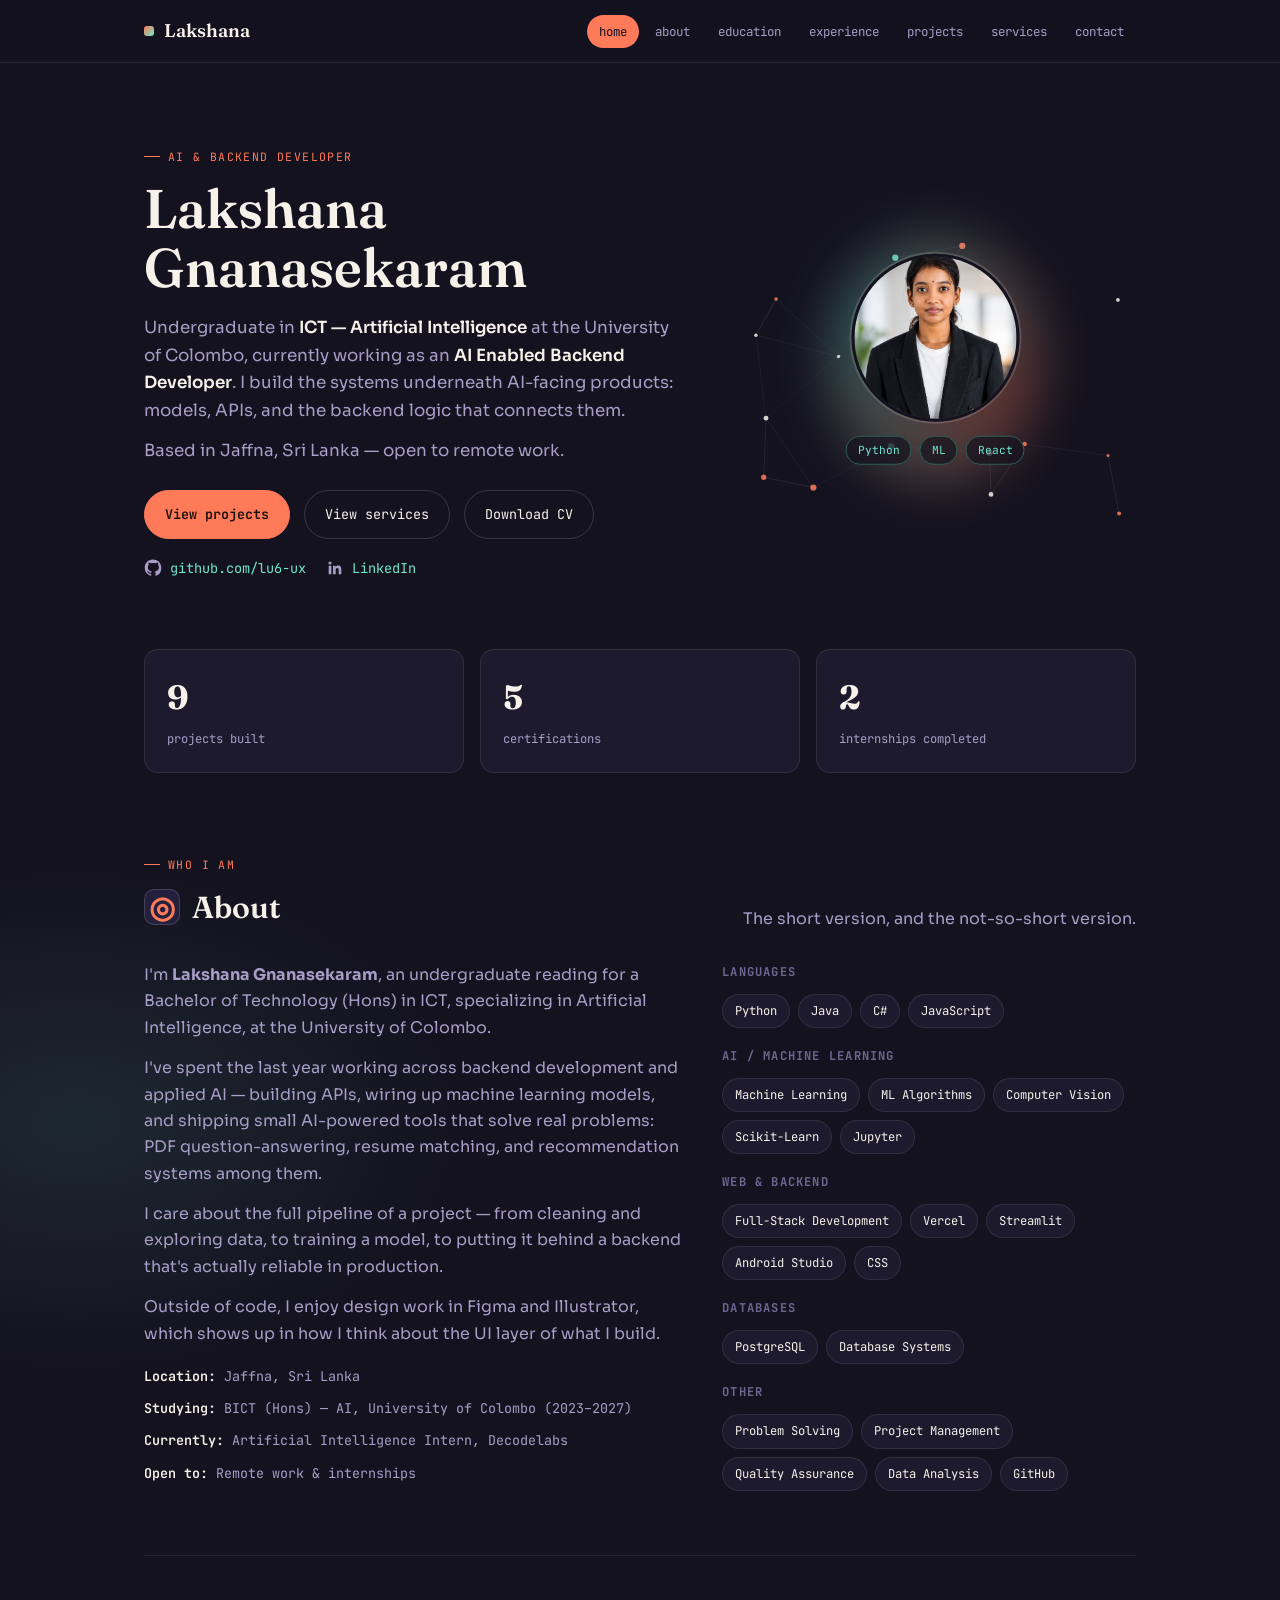
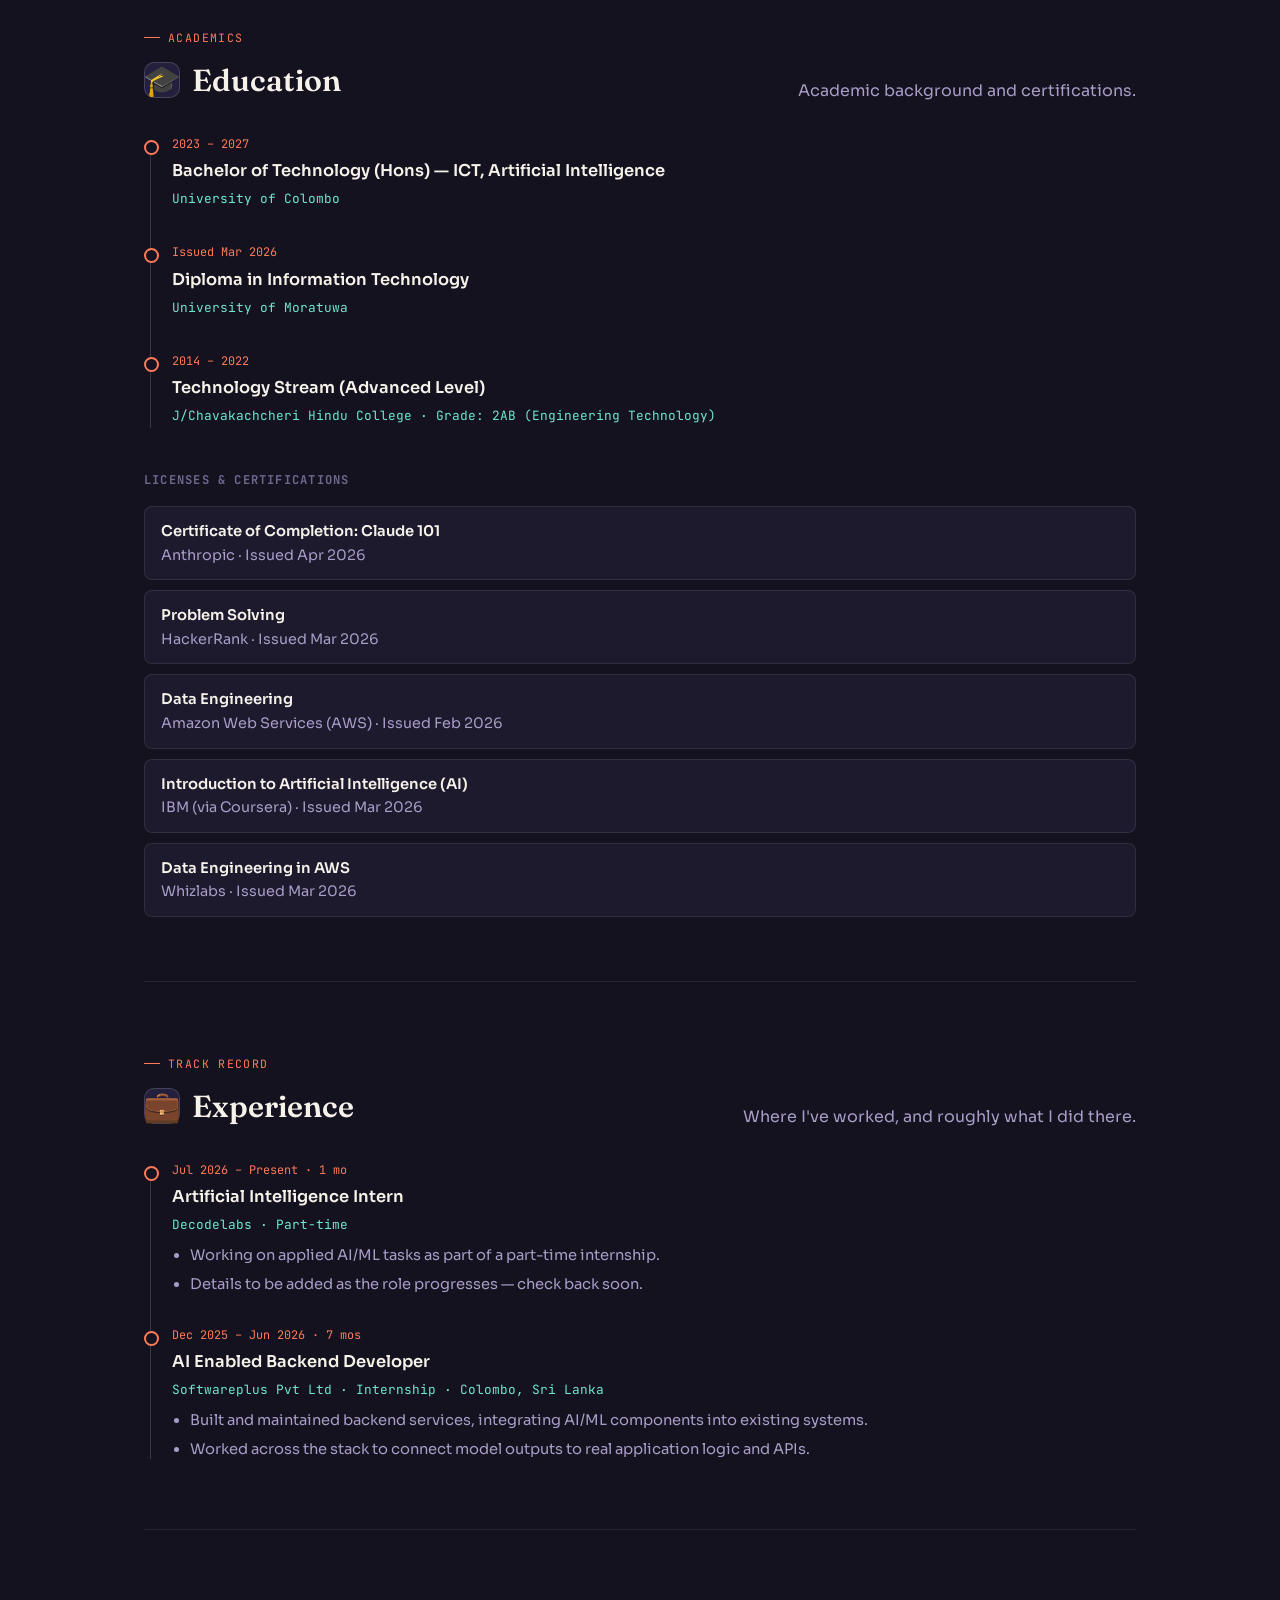
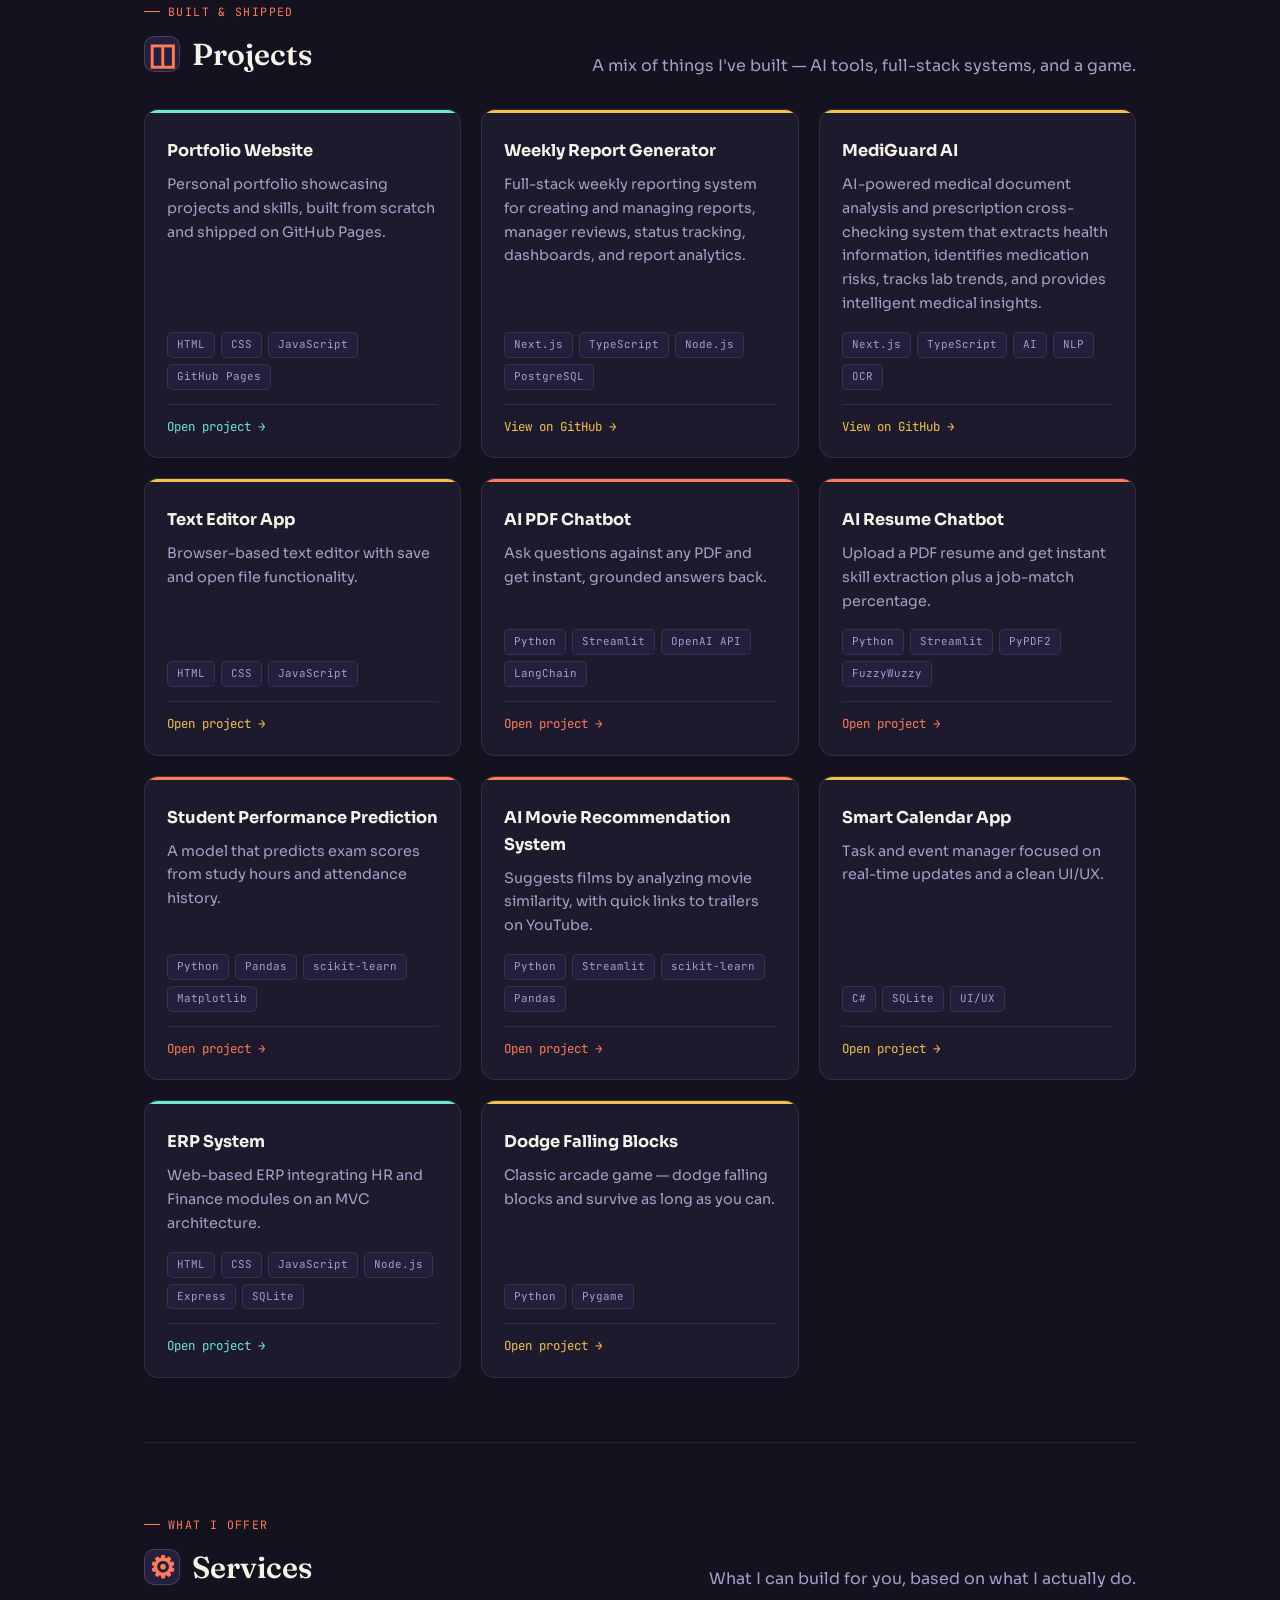
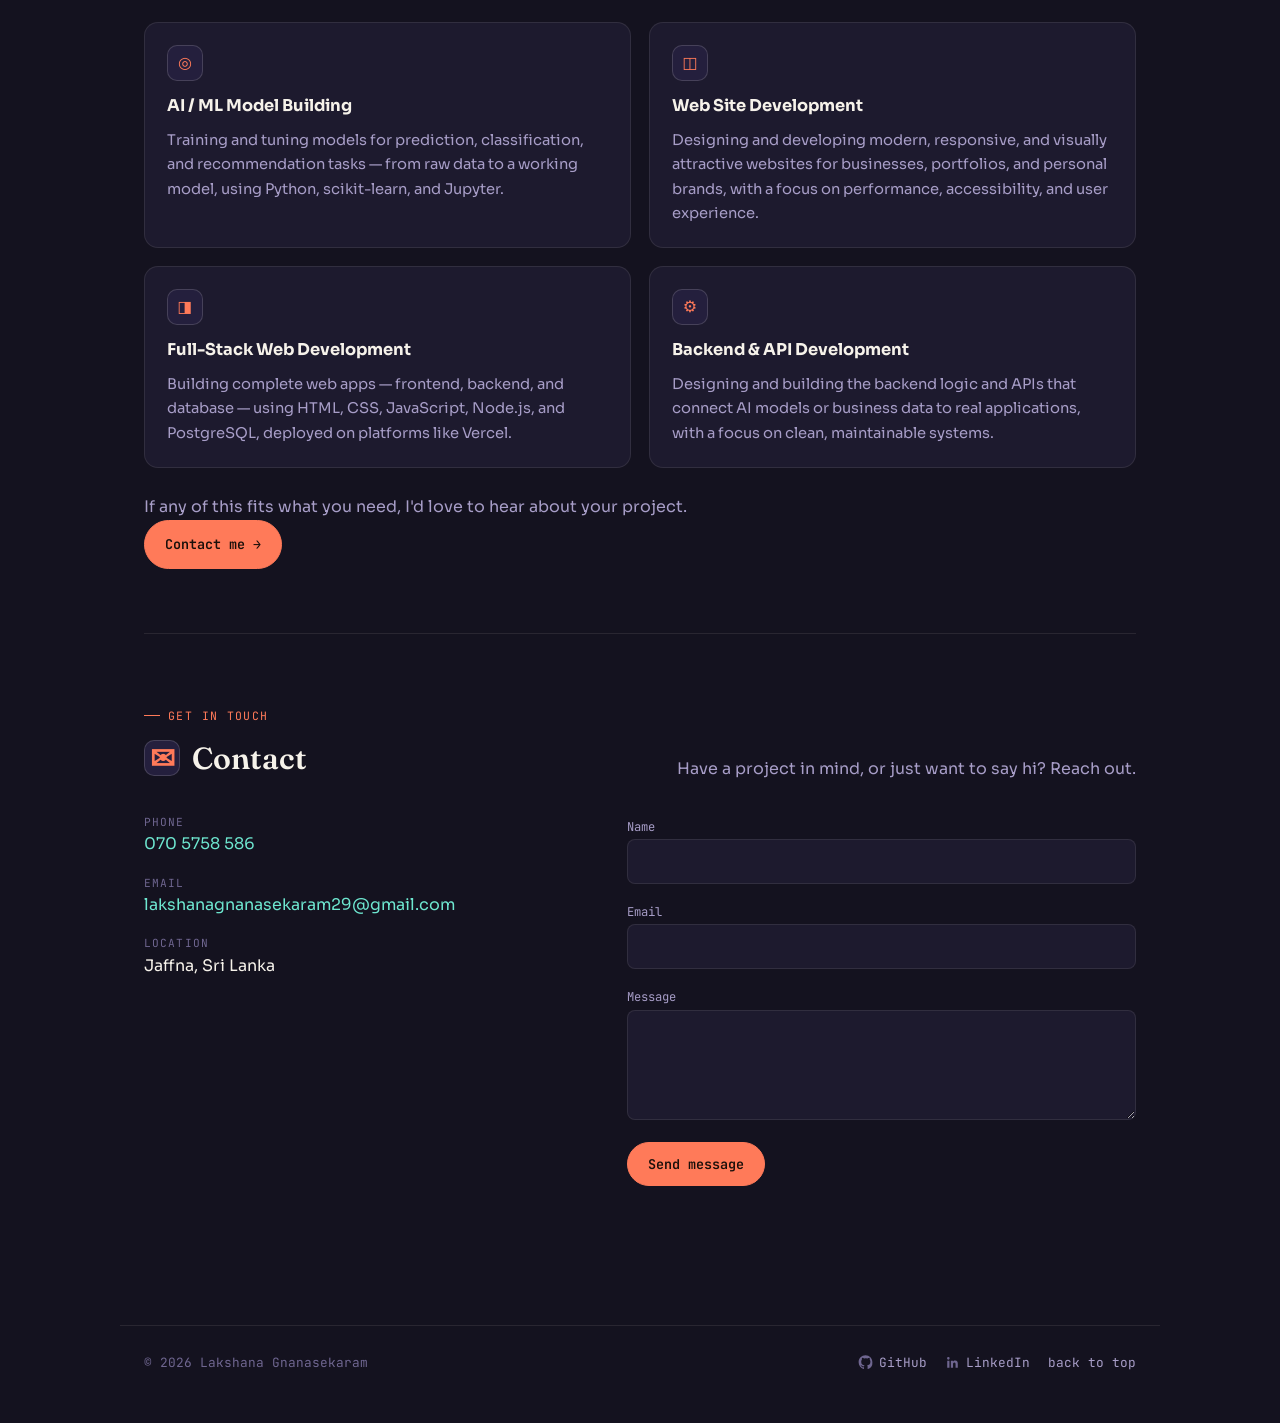
<file: index.html>
<!DOCTYPE html>
<html lang="en">
<head>
<meta charset="UTF-8">
<meta name="viewport" content="width=device-width, initial-scale=1.0">
<title>Lakshana Gnanasekaram | AI &amp; Software Engineer</title>
<meta name="description" content="Portfolio of Lakshana Gnanasekaram — AI/ML enthusiast and Backend Developer from Jaffna, Sri Lanka.">
<link rel="preconnect" href="https://fonts.googleapis.com">
<link rel="preconnect" href="https://fonts.gstatic.com" crossorigin>
<link href="https://fonts.googleapis.com/css2?family=Fraunces:ital,wght@0,500;0,600;1,500;1,600&family=Sora:wght@400;500;600;700&family=JetBrains+Mono:wght@400;500;600&display=swap" rel="stylesheet">
<link rel="stylesheet" href="style.css">
</head>
<body>
<a class="skip-link" href="#home">Skip to content</a>

<header>
  <div class="navbar">
    <a class="brand" href="#home"><span class="mark"></span>Lakshana</a>
    <nav id="mainnav" aria-label="Section navigation">
      <ul>
        <li><a data-target="home" href="#home">home</a></li>
        <li><a data-target="about" href="#about">about</a></li>
        <li><a data-target="education" href="#education">education</a></li>
        <li><a data-target="experience" href="#experience">experience</a></li>
        <li><a data-target="projects" href="#projects">projects</a></li>
        <li><a data-target="services" href="#services">services</a></li>
        <li><a data-target="contact" href="#contact">contact</a></li>
      </ul>
    </nav>
    <button class="navToggle" aria-label="Toggle menu">menu</button>
  </div>
</header>

<!-- HOME -->
<section id="home" class="hero">
  <div class="hero-grid">
    <div>
      <span class="eyebrow">AI &amp; Backend Developer</span>
      <h1>Lakshana<br>Gnanasekaram</h1>
      <p class="lede">Undergraduate in <b>ICT — Artificial Intelligence</b> at the University of Colombo, currently working as an <b>AI Enabled Backend Developer</b>. I build the systems underneath AI-facing products: models, APIs, and the backend logic that connects them.</p>
      <p class="lede">Based in Jaffna, Sri Lanka — open to remote work.</p>
      <div class="btn-row">
        <a class="btn primary" href="#projects">View projects</a>
        <a class="btn" href="#services">View services</a>
        <a class="btn" href="https://lu6-ux.github.io/My_portfolio/Lakshana_CV.pdf" target="_blank" rel="noopener">Download CV</a>
      </div>
      <div class="social-row">
        <a href="https://github.com/lu6-ux" target="_blank" rel="noopener" aria-label="GitHub">
          <svg class="icon" viewBox="0 0 24 24" fill="currentColor" aria-hidden="true"><path d="M12 .5C5.73.5.98 5.24.98 11.52c0 5.01 3.29 9.26 7.86 10.76.57.11.78-.25.78-.55 0-.27-.01-1.17-.02-2.12-3.2.7-3.88-1.36-3.88-1.36-.52-1.34-1.28-1.7-1.28-1.7-1.05-.71.08-.7.08-.7 1.16.08 1.77 1.19 1.77 1.19 1.03 1.76 2.7 1.25 3.36.96.1-.75.4-1.25.73-1.54-2.56-.29-5.25-1.28-5.25-5.7 0-1.26.45-2.29 1.19-3.09-.12-.29-.52-1.47.11-3.06 0 0 .97-.31 3.18 1.18a11 11 0 0 1 5.8 0c2.2-1.49 3.17-1.18 3.17-1.18.64 1.59.24 2.77.12 3.06.74.8 1.18 1.83 1.18 3.09 0 4.43-2.7 5.4-5.27 5.69.41.36.78 1.08.78 2.17 0 1.57-.01 2.83-.01 3.22 0 .3.2.67.79.55A11.03 11.03 0 0 0 23.02 11.5C23.02 5.24 18.27.5 12 .5Z"/></svg>
          github.com/lu6-ux
        </a>
        <a href="https://www.linkedin.com/in/lakshana-gnanasekaram-979b58361/" target="_blank" rel="noopener" aria-label="LinkedIn">
          <svg class="icon" viewBox="0 0 24 24" fill="currentColor" aria-hidden="true"><path d="M20.45 20.45h-3.55v-5.57c0-1.33-.02-3.03-1.85-3.03-1.85 0-2.14 1.45-2.14 2.94v5.66H9.36V9h3.41v1.56h.05c.47-.9 1.63-1.85 3.36-1.85 3.6 0 4.27 2.37 4.27 5.45v6.29ZM5.34 7.43a2.06 2.06 0 1 1 0-4.12 2.06 2.06 0 0 1 0 4.12ZM7.12 20.45H3.56V9h3.56v11.45Z"/></svg>
          LinkedIn
        </a>
      </div>
    </div>

    <div class="hero-visual">
      <canvas id="netCanvas" aria-hidden="true"></canvas>
      <div class="hero-portrait">
        <img class="avatar" src="https://lu6-ux.github.io/My_portfolio/images/Port.png" alt="Photo of Lakshana Gnanasekaram">
        <div class="chip-row">
          <span class="chip">Python</span><span class="chip">ML</span><span class="chip">React</span>
        </div>
      </div>
      
    </div>
  </div>
</section>

<div class="stats">
  <div class="stat-box"><b data-count="9">0</b><span>projects built</span></div>
  <div class="stat-box"><b data-count="5">0</b><span>certifications</span></div>
  <div class="stat-box"><b data-count="2">0</b><span>internships completed</span></div>
</div>

<main>

  <!-- ABOUT -->
  <section id="about" class="block reveal">
    <div class="block-head">
      <div>
        <span class="eyebrow">Who I am</span>
        <h2><span class="icon-badge" aria-hidden="true">◎</span>About</h2>
      </div>
      <p class="block-lede">The short version, and the not-so-short version.</p>
    </div>

    <div class="about-grid">
      <div class="about-copy">
        <p>I'm <b>Lakshana Gnanasekaram</b>, an undergraduate reading for a Bachelor of Technology (Hons) in ICT, specializing in Artificial Intelligence, at the University of Colombo.</p>
        <p>I've spent the last year working across backend development and applied AI — building APIs, wiring up machine learning models, and shipping small AI-powered tools that solve real problems: PDF question-answering, resume matching, and recommendation systems among them.</p>
        <p>I care about the full pipeline of a project — from cleaning and exploring data, to training a model, to putting it behind a backend that's actually reliable in production.</p>
        <p>Outside of code, I enjoy design work in Figma and Illustrator, which shows up in how I think about the UI layer of what I build.</p>

        <ul class="facts">
          <li><b>Location:</b> Jaffna, Sri Lanka</li>
          <li><b>Studying:</b> BICT (Hons) — AI, University of Colombo (2023–2027)</li>
          <li><b>Currently:</b> Artificial Intelligence Intern, Decodelabs</li>
          <li><b>Open to:</b> Remote work &amp; internships</li>
        </ul>
      </div>

      <div class="toolkit">
        <h3>Languages</h3>
        <div class="tool-group"><div class="tag-row">
          <span class="tag">Python</span><span class="tag">Java</span><span class="tag">C#</span><span class="tag">JavaScript</span>
        </div></div>

        <h3>AI / Machine Learning</h3>
        <div class="tool-group"><div class="tag-row">
          <span class="tag">Machine Learning</span><span class="tag">ML Algorithms</span><span class="tag">Computer Vision</span><span class="tag">Scikit-Learn</span><span class="tag">Jupyter</span>
        </div></div>

        <h3>Web &amp; Backend</h3>
        <div class="tool-group"><div class="tag-row">
          <span class="tag">Full-Stack Development</span><span class="tag">Vercel</span><span class="tag">Streamlit</span><span class="tag">Android Studio</span><span class="tag">CSS</span>
        </div></div>

        <h3>Databases</h3>
        <div class="tool-group"><div class="tag-row">
          <span class="tag">PostgreSQL</span><span class="tag">Database Systems</span>
        </div></div>

        <h3>Other</h3>
        <div class="tool-group"><div class="tag-row">
          <span class="tag">Problem Solving</span><span class="tag">Project Management</span><span class="tag">Quality Assurance</span><span class="tag">Data Analysis</span><span class="tag">GitHub</span>
        </div></div>
      </div>
    </div>
  </section>

  <!-- EDUCATION -->
  <section id="education" class="block reveal">
    <div class="block-head">
      <div>
        <span class="eyebrow">Academics</span>
        <h2><span class="icon-badge" aria-hidden="true">🎓</span>Education</h2>
      </div>
      <p class="block-lede">Academic background and certifications.</p>
    </div>

    <div class="timeline">
      <div class="tl-item">
        <div class="tl-date">2023 – 2027</div>
        <h3>Bachelor of Technology (Hons) — ICT, Artificial Intelligence</h3>
        <div class="tl-org">University of Colombo</div>
      </div>
      <div class="tl-item">
        <div class="tl-date">Issued Mar 2026</div>
        <h3>Diploma in Information Technology</h3>
        <div class="tl-org">University of Moratuwa</div>
      </div>
      <div class="tl-item">
        <div class="tl-date">2014 – 2022</div>
        <h3>Technology Stream (Advanced Level)</h3>
        <div class="tl-org">J/Chavakachcheri Hindu College · Grade: 2AB (Engineering Technology)</div>
      </div>
    </div>

    <h3 style="font-family:var(--mono);font-size:0.76rem;text-transform:uppercase;letter-spacing:0.1em;color:var(--muted-dim);margin:36px 0 12px;">Licenses &amp; Certifications</h3>
    <ul class="cert-list">
      <li><b>Certificate of Completion: Claude 101</b>Anthropic · Issued Apr 2026</li>
      <li><b>Problem Solving</b>HackerRank · Issued Mar 2026</li>
      <li><b>Data Engineering</b>Amazon Web Services (AWS) · Issued Feb 2026</li>
      <li><b>Introduction to Artificial Intelligence (AI)</b>IBM (via Coursera) · Issued Mar 2026</li>
      <li><b>Data Engineering in AWS</b>Whizlabs · Issued Mar 2026</li>
    </ul>
  </section>

  <!-- EXPERIENCE -->
  <section id="experience" class="block reveal">
    <div class="block-head">
      <div>
        <span class="eyebrow">Track record</span>
        <h2><span class="icon-badge" aria-hidden="true">💼</span>Experience</h2>
      </div>
      <p class="block-lede">Where I've worked, and roughly what I did there.</p>
    </div>

    <div class="timeline">
      <div class="tl-item">
        <div class="tl-date">Jul 2026 – Present · 1 mo</div>
        <h3>Artificial Intelligence Intern</h3>
        <div class="tl-org">Decodelabs · Part-time</div>
        <ul>
          <li>Working on applied AI/ML tasks as part of a part-time internship.</li>
          <li>Details to be added as the role progresses — check back soon.</li>
        </ul>
      </div>
      <div class="tl-item">
        <div class="tl-date">Dec 2025 – Jun 2026 · 7 mos</div>
        <h3>AI Enabled Backend Developer</h3>
        <div class="tl-org">Softwareplus Pvt Ltd · Internship · Colombo, Sri Lanka</div>
        <ul>
          <li>Built and maintained backend services, integrating AI/ML components into existing systems.</li>
          <li>Worked across the stack to connect model outputs to real application logic and APIs.</li>
        </ul>
      </div>
    </div>
  </section>

  <!-- PROJECTS -->
  <section id="projects" class="block reveal">
    <div class="block-head">
      <div>
        <span class="eyebrow">Built &amp; shipped</span>
        <h2><span class="icon-badge" aria-hidden="true">◫</span>Projects</h2>
      </div>
      <p class="block-lede">A mix of things I've built — AI tools, full-stack systems, and a game.</p>
    </div>

    <div class="project-grid">
      <article class="project-card" style="--accent:var(--cyan);">
        <h3><a href="https://lu6-ux.github.io/My_Portfolio/" target="_blank" rel="noopener">Portfolio Website</a></h3>
        <p>Personal portfolio showcasing projects and skills, built from scratch and shipped on GitHub Pages.</p>
        <div class="stack-tags"><span>HTML</span><span>CSS</span><span>JavaScript</span><span>GitHub Pages</span></div>
        <a class="open-link" href="https://lu6-ux.github.io/My_Portfolio/" target="_blank" rel="noopener">Open project →</a>
      </article>
<article class="project-card" style="--accent:var(--gold);">
  <h3>
    <a href="https://github.com/lu6-ux/Weekly_Report_Generator" target="_blank" rel="noopener">
      Weekly Report Generator
    </a>
  </h3>
  <p>
    Full-stack weekly reporting system for creating and managing reports, 
    manager reviews, status tracking, dashboards, and report analytics.
  </p>
  <div class="stack-tags">
    <span>Next.js</span>
    <span>TypeScript</span>
    <span>Node.js</span>
    <span>PostgreSQL</span>
  </div>
  <a class="open-link" href="https://github.com/lu6-ux/Weekly_Report_Generator" target="_blank" rel="noopener">
    View on GitHub →
  </a>
</article>


<article class="project-card" style="--accent:var(--gold);">
  <h3>
    <a href="https://github.com/lu6-ux/MediGuard-AI" target="_blank" rel="noopener">
      MediGuard AI
    </a>
  </h3>
  <p>
    AI-powered medical document analysis and prescription cross-checking system 
    that extracts health information, identifies medication risks, tracks lab 
    trends, and provides intelligent medical insights.
  </p>
  <div class="stack-tags">
    <span>Next.js</span>
    <span>TypeScript</span>
    <span>AI</span>
    <span>NLP</span>
    <span>OCR</span>
  </div>
  <a class="open-link" href="https://github.com/lu6-ux/MediGuard-AI" target="_blank" rel="noopener">
    View on GitHub →
  </a>
</article>
      <article class="project-card" style="--accent:var(--gold);">
        <h3><a href="https://lu6-ux.github.io/text-editor-Application/" target="_blank" rel="noopener">Text Editor App</a></h3>
        <p>Browser-based text editor with save and open file functionality.</p>
        <div class="stack-tags"><span>HTML</span><span>CSS</span><span>JavaScript</span></div>
        <a class="open-link" href="https://lu6-ux.github.io/text-editor-Application/" target="_blank" rel="noopener">Open project →</a>
      </article>

      <article class="project-card" style="--accent:var(--coral);">
        <h3><a href="https://myfirstrepo-gwfy7hyysmbgbisnbth7ku.streamlit.app/" target="_blank" rel="noopener">AI PDF Chatbot</a></h3>
        <p>Ask questions against any PDF and get instant, grounded answers back.</p>
        <div class="stack-tags"><span>Python</span><span>Streamlit</span><span>OpenAI API</span><span>LangChain</span></div>
        <a class="open-link" href="https://myfirstrepo-gwfy7hyysmbgbisnbth7ku.streamlit.app/" target="_blank" rel="noopener">Open project →</a>
      </article>

      <article class="project-card" style="--accent:var(--coral);">
        <h3><a href="https://airesumechatbot-kgp8vjr3ecqsmyipooubmm.streamlit.app/" target="_blank" rel="noopener">AI Resume Chatbot</a></h3>
        <p>Upload a PDF resume and get instant skill extraction plus a job-match percentage.</p>
        <div class="stack-tags"><span>Python</span><span>Streamlit</span><span>PyPDF2</span><span>FuzzyWuzzy</span></div>
        <a class="open-link" href="https://airesumechatbot-kgp8vjr3ecqsmyipooubmm.streamlit.app/" target="_blank" rel="noopener">Open project →</a>
      </article>

      <article class="project-card" style="--accent:var(--coral);">
        <h3><a href="https://lu6-ux.github.io/student-performance-prediction/" target="_blank" rel="noopener">Student Performance Prediction</a></h3>
        <p>A model that predicts exam scores from study hours and attendance history.</p>
        <div class="stack-tags"><span>Python</span><span>Pandas</span><span>scikit-learn</span><span>Matplotlib</span></div>
        <a class="open-link" href="https://lu6-ux.github.io/student-performance-prediction/" target="_blank" rel="noopener">Open project →</a>
      </article>

      <article class="project-card" style="--accent:var(--coral);">
        <h3><a href="https://movierecommender-gg69gbtsubbspnmxuppth4.streamlit.app/" target="_blank" rel="noopener">AI Movie Recommendation System</a></h3>
        <p>Suggests films by analyzing movie similarity, with quick links to trailers on YouTube.</p>
        <div class="stack-tags"><span>Python</span><span>Streamlit</span><span>scikit-learn</span><span>Pandas</span></div>
        <a class="open-link" href="https://movierecommender-gg69gbtsubbspnmxuppth4.streamlit.app/" target="_blank" rel="noopener">Open project →</a>
      </article>

      <article class="project-card" style="--accent:var(--gold);">
        <h3><a href="https://www.linkedin.com/feed/update/urn:li:activity:7391793202242150400/" target="_blank" rel="noopener">Smart Calendar App</a></h3>
        <p>Task and event manager focused on real-time updates and a clean UI/UX.</p>
        <div class="stack-tags"><span>C#</span><span>SQLite</span><span>UI/UX</span></div>
        <a class="open-link" href="https://www.linkedin.com/feed/update/urn:li:activity:7391793202242150400/" target="_blank" rel="noopener">Open project →</a>
      </article>

      <article class="project-card" style="--accent:var(--cyan);">
        <h3><a href="https://github.com/lu6-ux/ERP_SYSTEM" target="_blank" rel="noopener">ERP System</a></h3>
        <p>Web-based ERP integrating HR and Finance modules on an MVC architecture.</p>
        <div class="stack-tags"><span>HTML</span><span>CSS</span><span>JavaScript</span><span>Node.js</span><span>Express</span><span>SQLite</span></div>
        <a class="open-link" href="https://github.com/lu6-ux/ERP_SYSTEM" target="_blank" rel="noopener">Open project →</a>
      </article>

      <article class="project-card" style="--accent:var(--gold);">
        <h3><a href="https://lu6-ux.github.io/game/" target="_blank" rel="noopener">Dodge Falling Blocks</a></h3>
        <p>Classic arcade game — dodge falling blocks and survive as long as you can.</p>
        <div class="stack-tags"><span>Python</span><span>Pygame</span></div>
        <a class="open-link" href="https://www.linkedin.com/posts/lakshana-gnanasekaram_python-gamedevelopment-pygame-ugcPost-7439858325233754113-ZgUy/" target="_blank" rel="noopener">Open project →</a>
      </article>
    </div>
  </section>

  <!-- SERVICES -->
  <section id="services" class="block reveal">
    <div class="block-head">
      <div>
        <span class="eyebrow">What I offer</span>
        <h2><span class="icon-badge" aria-hidden="true">⚙</span>Services</h2>
      </div>
      <p class="block-lede">What I can build for you, based on what I actually do.</p>
    </div>

    <div class="service-grid">
      <div class="service-card">
        <div class="icon-badge" aria-hidden="true">◎</div>
        <h3>AI / ML Model Building</h3>
        <p>Training and tuning models for prediction, classification, and recommendation tasks — from raw data to a working model, using Python, scikit-learn, and Jupyter.</p>
      </div>
      <div class="service-card">
        <div class="icon-badge" aria-hidden="true">◫</div>
        <h3>Web Site Development</h3>
        <p>Designing and developing modern, responsive, and visually attractive websites for businesses, portfolios, and personal brands, with a focus on performance, accessibility, and user experience.</p>
      </div>
      <div class="service-card">
        <div class="icon-badge" aria-hidden="true">◨</div>
        <h3>Full-Stack Web Development</h3>
        <p>Building complete web apps — frontend, backend, and database — using HTML, CSS, JavaScript, Node.js, and PostgreSQL, deployed on platforms like Vercel.</p>
      </div>
      <div class="service-card">
        <div class="icon-badge" aria-hidden="true">⚙</div>
        <h3>Backend &amp; API Development</h3>
        <p>Designing and building the backend logic and APIs that connect AI models or business data to real applications, with a focus on clean, maintainable systems.</p>
      </div>
    </div>

    <p class="block-lede" style="margin-top:26px;">If any of this fits what you need, I'd love to hear about your project.</p>
    <a class="btn primary" href="#contact">Contact me →</a>
  </section>

  <!-- CONTACT -->
  <section id="contact" class="block reveal">
    <div class="block-head">
      <div>
        <span class="eyebrow">Get in touch</span>
        <h2><span class="icon-badge" aria-hidden="true">✉</span>Contact</h2>
      </div>
      <p class="block-lede">Have a project in mind, or just want to say hi? Reach out.</p>
    </div>

    <div class="contact-grid">
      <div class="contact-info">
        <div>
          <div class="label">Phone</div>
          <a href="tel:+94705758586">070 5758 586</a>
        </div>
        <div>
          <div class="label">Email</div>
          <a href="mailto:lakshanagnanasekaram29@gmail.com">lakshanagnanasekaram29@gmail.com</a>
        </div>
        <div>
          <div class="label">Location</div>
          <span>Jaffna, Sri Lanka</span>
        </div>
      </div>

      <form id="contact-form">
        <div>
          <label for="c-name">Name</label>
          <input id="c-name" name="name" type="text" required>
        </div>
        <div>
          <label for="c-email">Email</label>
          <input id="c-email" name="email" type="email" required>
        </div>
        <div>
          <label for="c-message">Message</label>
          <textarea id="c-message" name="message" required></textarea>
        </div>
        <button class="btn primary" type="submit" style="justify-self:start;cursor:pointer;">Send message</button>
        <p class="form-status" id="form-status" role="status" aria-live="polite"></p>
      </form>
    </div>
  </section>

</main>

<footer>
  <span>© <span id="year"></span> Lakshana Gnanasekaram</span>
  <span class="footer-links">
    <a href="https://github.com/lu6-ux" target="_blank" rel="noopener" aria-label="GitHub">
      <svg class="icon" viewBox="0 0 24 24" fill="currentColor" aria-hidden="true"><path d="M12 .5C5.73.5.98 5.24.98 11.52c0 5.01 3.29 9.26 7.86 10.76.57.11.78-.25.78-.55 0-.27-.01-1.17-.02-2.12-3.2.7-3.88-1.36-3.88-1.36-.52-1.34-1.28-1.7-1.28-1.7-1.05-.71.08-.7.08-.7 1.16.08 1.77 1.19 1.77 1.19 1.03 1.76 2.7 1.25 3.36.96.1-.75.4-1.25.73-1.54-2.56-.29-5.25-1.28-5.25-5.7 0-1.26.45-2.29 1.19-3.09-.12-.29-.52-1.47.11-3.06 0 0 .97-.31 3.18 1.18a11 11 0 0 1 5.8 0c2.2-1.49 3.17-1.18 3.17-1.18.64 1.59.24 2.77.12 3.06.74.8 1.18 1.83 1.18 3.09 0 4.43-2.7 5.4-5.27 5.69.41.36.78 1.08.78 2.17 0 1.57-.01 2.83-.01 3.22 0 .3.2.67.79.55A11.03 11.03 0 0 0 23.02 11.5C23.02 5.24 18.27.5 12 .5Z"/></svg>
      GitHub
    </a>
    <a href="https://www.linkedin.com/in/lakshana-gnanasekaram-979b58361/" target="_blank" rel="noopener" aria-label="LinkedIn">
      <svg class="icon" viewBox="0 0 24 24" fill="currentColor" aria-hidden="true"><path d="M20.45 20.45h-3.55v-5.57c0-1.33-.02-3.03-1.85-3.03-1.85 0-2.14 1.45-2.14 2.94v5.66H9.36V9h3.41v1.56h.05c.47-.9 1.63-1.85 3.36-1.85 3.6 0 4.27 2.37 4.27 5.45v6.29ZM5.34 7.43a2.06 2.06 0 1 1 0-4.12 2.06 2.06 0 0 1 0 4.12ZM7.12 20.45H3.56V9h3.56v11.45Z"/></svg>
      LinkedIn
    </a>
    <a href="#home">back to top</a>
  </span>
</footer>

<button id="backToTop" aria-label="Back to top">↑</button>

<script src="script.js"></script>
</body>
</html>
</file>
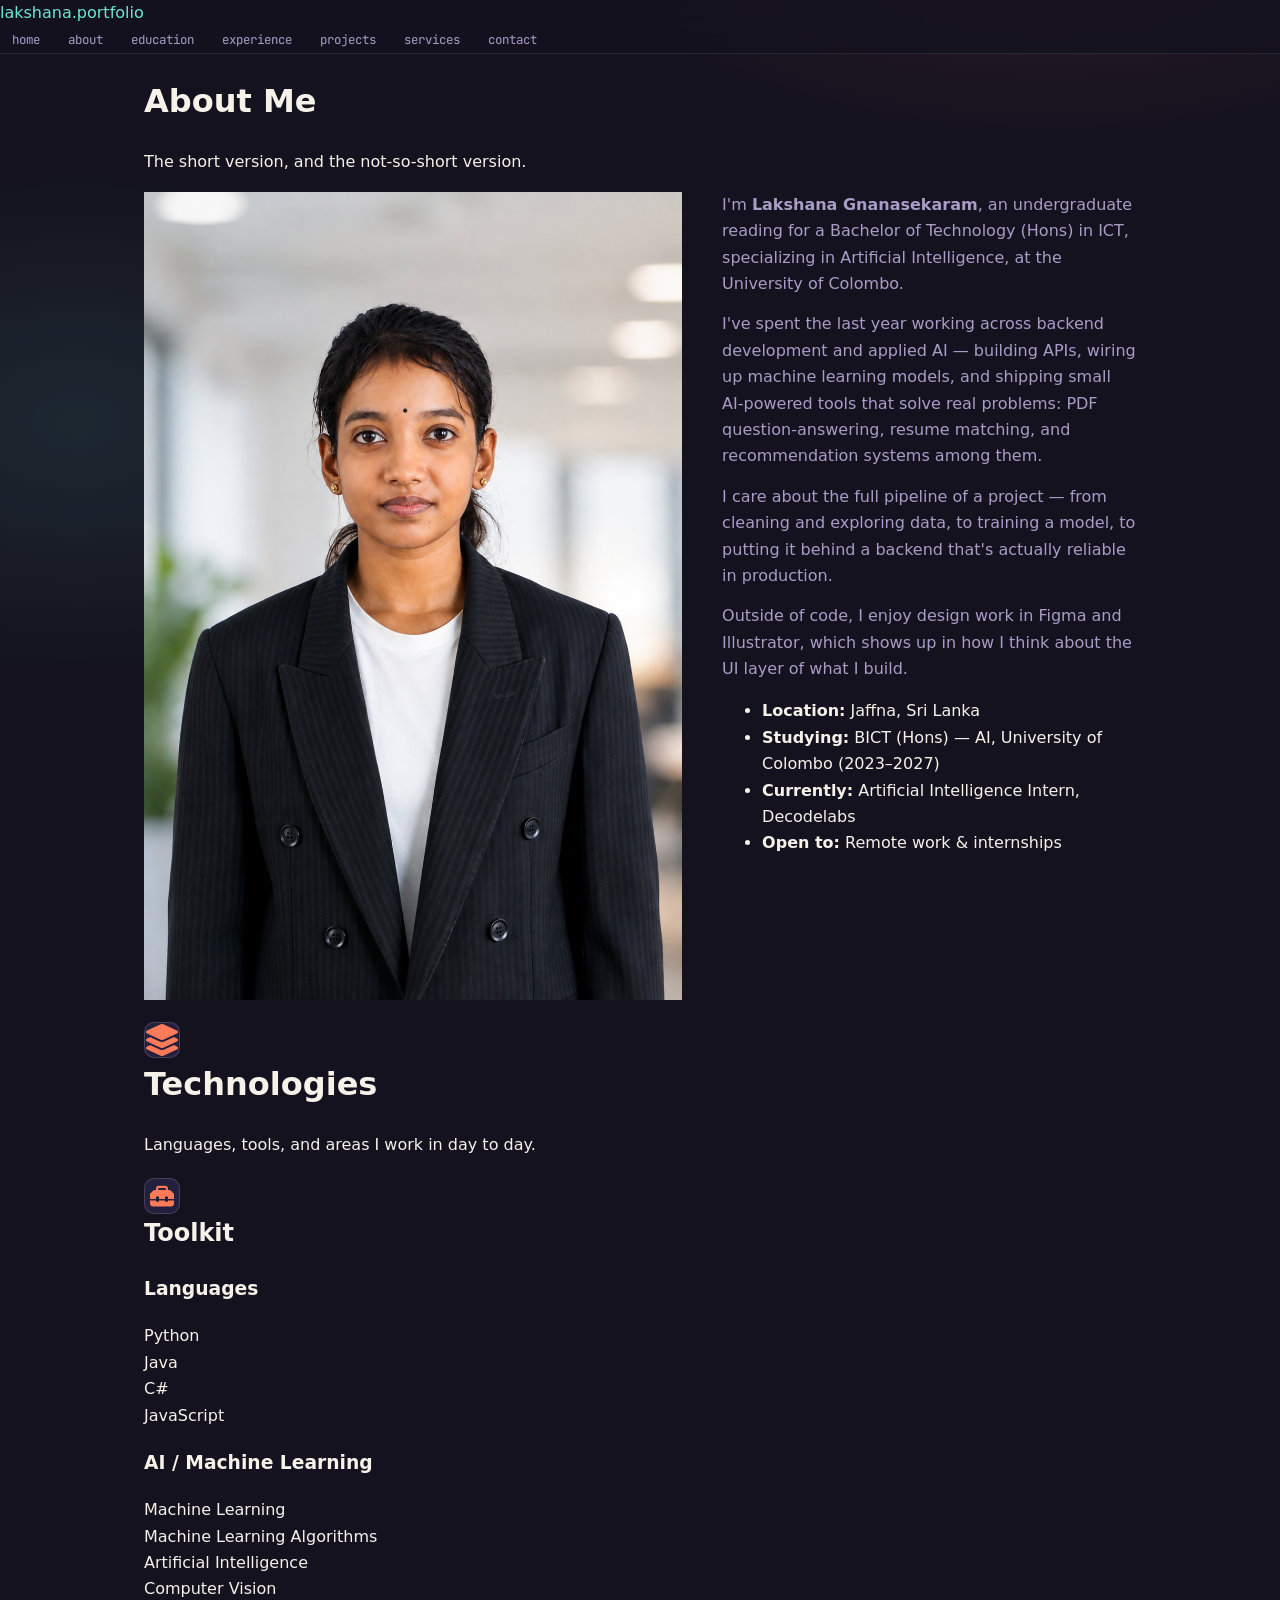
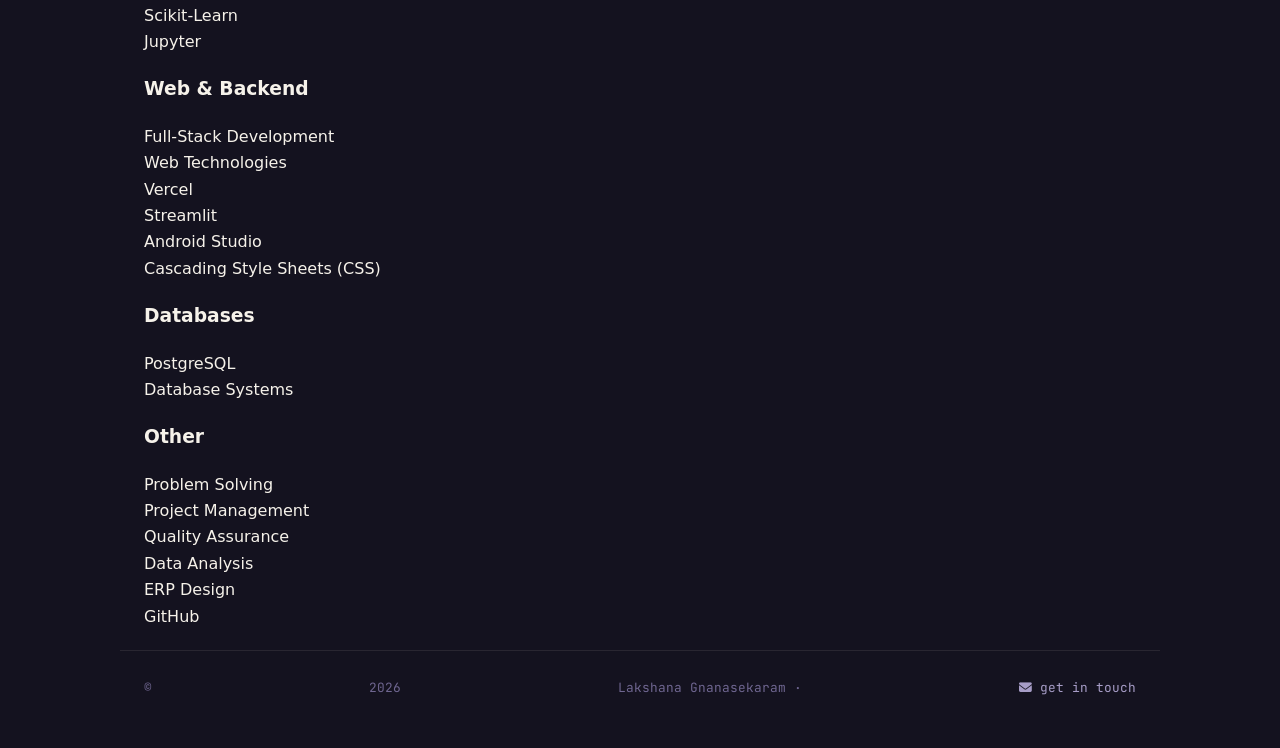
<file: About.html>
<!DOCTYPE html>
<html lang="en">
<head>
<meta charset="UTF-8">
<meta name="viewport" content="width=device-width, initial-scale=1.0">
<title>About | Lakshana Gnanasekaram</title>
<link rel="preconnect" href="https://fonts.googleapis.com">
<link href="https://fonts.googleapis.com/css2?family=Fraunces:opsz,wght@9..144,400;9..144,500;9..144,600&family=JetBrains+Mono:wght@400;500;600&family=Inter:wght@400;500;600&display=swap" rel="stylesheet">
<link rel="stylesheet" href="https://cdnjs.cloudflare.com/ajax/libs/font-awesome/6.4.0/css/all.min.css"/>
<link rel="stylesheet" href="style.css">
</head>
<body>

<header>
  <div class="tabbar">
    <div class="filetab"><span class="dot"></span> <a href="index.html">lakshana.portfolio</a></div>
    <button class="navToggle" aria-label="Toggle menu"><i class="fa-solid fa-bars"></i></button>
    <nav id="mainnav">
      <ul>
        <li><a href="index.html">home</a></li>
        <li><a href="about.html">about</a></li>
        <li><a href="education.html">education</a></li>
        <li><a href="experience.html">experience</a></li>
        <li><a href="projects.html">projects</a></li>
        
        <li><a href="services.html">services</a></li>
        <li><a href="contact.html">contact</a></li>
      </ul>
    </nav>
  </div>
</header>

<main>

<div class="page-title">
  
  <h1>About Me</h1>
  <p>The short version, and the not-so-short version.</p>
</div>

<section class="cell reveal">
  <div class="cell-inner">
    <div class="about-grid">
      <img src="images/Port.png" alt="Photo of Lakshana Gnanasekaram">
      <div class="about-copy">
        <p>I'm <strong>Lakshana Gnanasekaram</strong>, an undergraduate reading for a Bachelor of Technology (Hons) in ICT, specializing in Artificial Intelligence, at the University of Colombo.</p>
        <p>I've spent the last year working across backend development and applied AI — building APIs, wiring up machine learning models, and shipping small AI-powered tools that solve real problems: PDF question-answering, resume matching, and recommendation systems among them.</p>
        <p>I care about the full pipeline of a project — from cleaning and exploring data, to training a model, to putting it behind a backend that's actually reliable in production.</p>
        <p>Outside of code, I enjoy design work in Figma and Illustrator, which shows up in how I think about the UI layer of what I build.</p>
        <ul class="quick-facts">
          <li><b>Location:</b> Jaffna, Sri Lanka</li>
          <li><b>Studying:</b> BICT (Hons) — AI, University of Colombo (2023–2027)</li>
          <li><b>Currently:</b> Artificial Intelligence Intern, Decodelabs</li>
          <li><b>Open to:</b> Remote work &amp; internships</li>
        </ul>
      </div>
    </div>
  </div>
</section>

</main>
<main>

<div class="page-title">
 
  <h1><span class="icon-badge"><i class="fa-solid fa-layer-group"></i></span> Technologies</h1>
  <p>Languages, tools, and areas I work in day to day.</p>
</div>

<section class="cell reveal">
  <div class="cell-inner">
    <div class="cell-head">
      
      <h2><span class="icon-badge"><i class="fa-solid fa-toolbox"></i></span> Toolkit</h2>
    </div>

    <div class="skill-group">
      <h3>Languages</h3>
      <div class="skills-list">
        <div class="skill-pill">Python</div>
        <div class="skill-pill">Java</div>
        <div class="skill-pill">C#</div>
        <div class="skill-pill">JavaScript</div>
      </div>
    </div>

    <div class="skill-group">
      <h3>AI / Machine Learning</h3>
      <div class="skills-list">
        <div class="skill-pill">Machine Learning</div>
        <div class="skill-pill">Machine Learning Algorithms</div>
        <div class="skill-pill">Artificial Intelligence</div>
        <div class="skill-pill">Computer Vision</div>
        <div class="skill-pill">Scikit-Learn</div>
        <div class="skill-pill">Jupyter</div>
      </div>
    </div>

    <div class="skill-group">
      <h3>Web &amp; Backend</h3>
      <div class="skills-list">
        <div class="skill-pill">Full-Stack Development</div>
        <div class="skill-pill">Web Technologies</div>
        <div class="skill-pill">Vercel</div>
        <div class="skill-pill">Streamlit</div>
        <div class="skill-pill">Android Studio</div>
        <div class="skill-pill">Cascading Style Sheets (CSS)</div>
      </div>
    </div>

    <div class="skill-group">
      <h3>Databases</h3>
      <div class="skills-list">
        <div class="skill-pill">PostgreSQL</div>
        <div class="skill-pill">Database Systems</div>
      </div>
    </div>

    <div class="skill-group">
      <h3>Other</h3>
      <div class="skills-list">
        <div class="skill-pill">Problem Solving</div>
        <div class="skill-pill">Project Management</div>
        <div class="skill-pill">Quality Assurance</div>
        <div class="skill-pill">Data Analysis</div>
        <div class="skill-pill">ERP Design</div>
        <div class="skill-pill">GitHub</div>
      </div>
    </div>
  </div>
</section>

</main>

<footer>
  © <span id="year"></span> Lakshana Gnanasekaram · <a href="contact.html"><i class="fas fa-envelope"></i> get in touch</a>
</footer>

<div id="backToTop" aria-label="Back to top"><i class="fas fa-arrow-up"></i></div>
<script src="script.js"></script>
</body>
</html>
</file>
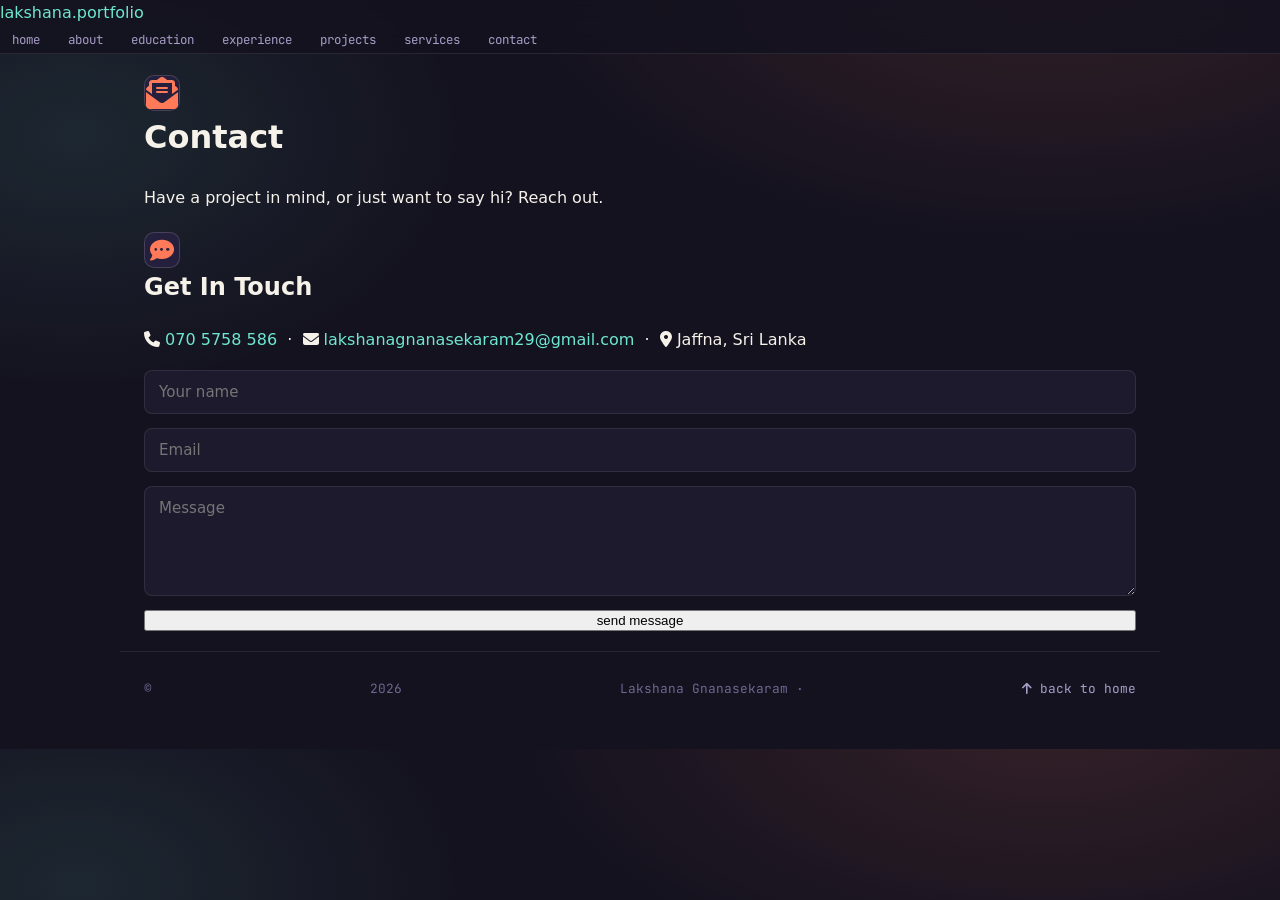
<file: Contact.html>
<!DOCTYPE html>
<html lang="en">
<head>
<meta charset="UTF-8">
<meta name="viewport" content="width=device-width, initial-scale=1.0">
<title>Contact | Lakshana Gnanasekaram</title>
<link rel="preconnect" href="https://fonts.googleapis.com">
<link href="https://fonts.googleapis.com/css2?family=Fraunces:opsz,wght@9..144,400;9..144,500;9..144,600&family=JetBrains+Mono:wght@400;500;600&family=Inter:wght@400;500;600&display=swap" rel="stylesheet">
<link rel="stylesheet" href="https://cdnjs.cloudflare.com/ajax/libs/font-awesome/6.4.0/css/all.min.css"/>
<link rel="icon" href="data:image/svg+xml,%3Csvg xmlns=%27http://www.w3.org/2000/svg%27 viewBox=%270 0 32 32%27%3E%3Crect width=%2732%27 height=%2732%27 rx=%277%27 fill=%27%2310141b%27/%3E%3Ctext x=%2716%27 y=%2722%27 font-family=%27monospace%27 font-size=%2716%27 fill=%27%23e3a83b%27 text-anchor=%27middle%27%3E%3E_%3C/text%3E%3C/svg%3E">
<link rel="stylesheet" href="style.css">
</head>
<body>

<header>
  <div class="tabbar">
    <div class="filetab"><span class="dot"></span> <a href="index.html">lakshana.portfolio</a></div>
    <button class="navToggle" aria-label="Toggle menu"><i class="fa-solid fa-bars"></i></button>
    <nav id="mainnav">
      <ul>
        <li><a href="index.html">home</a></li>
        <li><a href="about.html">about</a></li>
        <li><a href="education.html">education</a></li>
        <li><a href="experience.html">experience</a></li>
        <li><a href="projects.html">projects</a></li>
       
        <li><a href="services.html">services</a></li>
        <li><a href="contact.html">contact</a></li>
      </ul>
    </nav>
  </div>
</header>

<main>

<div class="page-title">
  
  <h1><span class="icon-badge"><i class="fa-solid fa-envelope-open-text"></i></span> Contact</h1>
  <p>Have a project in mind, or just want to say hi? Reach out.</p>
</div>

<section class="cell reveal">
  <div class="cell-inner">
    <div class="cell-head">
     
      <h2><span class="icon-badge"><i class="fa-solid fa-comment-dots"></i></span> Get In Touch</h2>
    </div>

    <p class="contact-links">
      <i class="fa-solid fa-phone"></i> <a href="tel:+94705758586">070 5758 586</a>
      &nbsp;·&nbsp;
      <i class="fa-solid fa-envelope"></i> <a href="mailto:lakshanagnanasekaram29@gmail.com">lakshanagnanasekaram29@gmail.com</a>
      &nbsp;·&nbsp;
      <i class="fa-solid fa-location-dot"></i> Jaffna, Sri Lanka
    </p>

    <form id="contactForm">
      <input id="name" required placeholder="Your name">
      <input id="emailField" type="email" required placeholder="Email">
      <textarea id="message" rows="4" placeholder="Message"></textarea>
      <button type="submit">send message</button>
      <div id="sentNote" style="display:none;">&gt; message sent ✓</div>
    </form>
  </div>
</section>

</main>

<footer>
  © <span id="year"></span> Lakshana Gnanasekaram · <a href="index.html"><i class="fas fa-arrow-up"></i> back to home</a>
</footer>

<div id="backToTop" aria-label="Back to top"><i class="fas fa-arrow-up"></i></div>
<script src="script.js"></script>
</body>
</html>
</file>
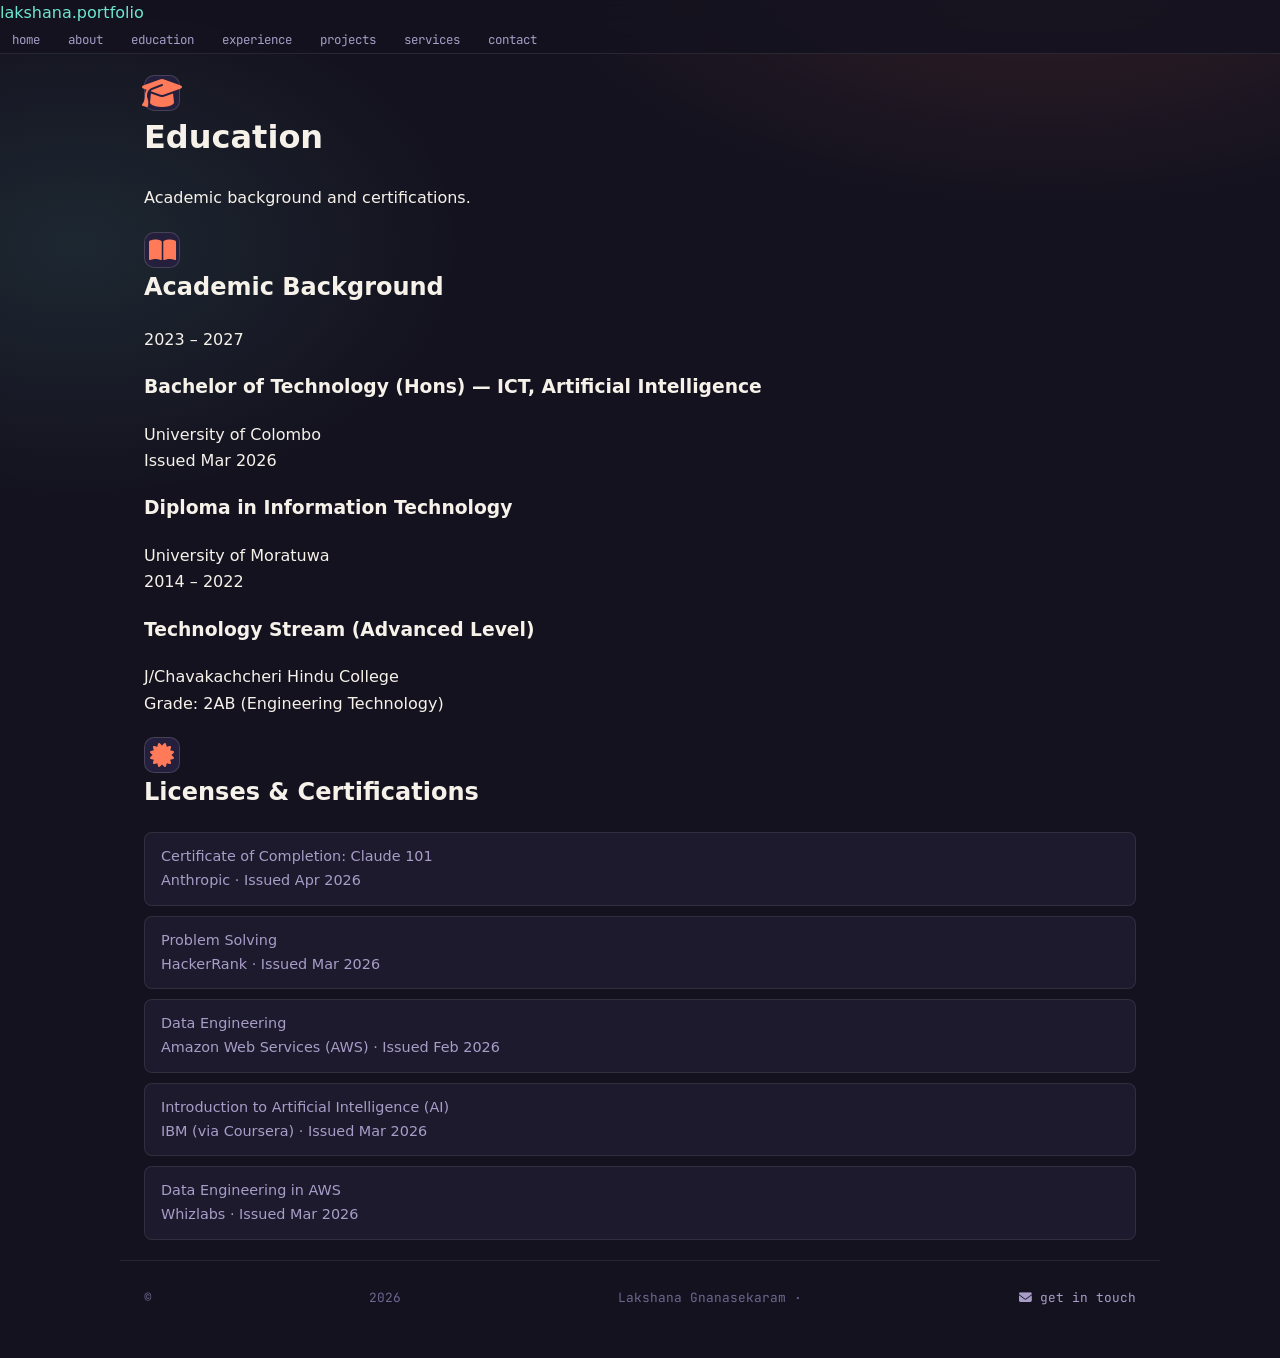
<file: Education.html>
<!DOCTYPE html>
<html lang="en">
<head>
<meta charset="UTF-8">
<meta name="viewport" content="width=device-width, initial-scale=1.0">
<title>Education | Lakshana Gnanasekaram</title>
<link rel="preconnect" href="https://fonts.googleapis.com">
<link href="https://fonts.googleapis.com/css2?family=Fraunces:opsz,wght@9..144,400;9..144,500;9..144,600&family=JetBrains+Mono:wght@400;500;600&family=Inter:wght@400;500;600&display=swap" rel="stylesheet">
<link rel="stylesheet" href="https://cdnjs.cloudflare.com/ajax/libs/font-awesome/6.4.0/css/all.min.css"/>
<link rel="icon" href="data:image/svg+xml,%3Csvg xmlns=%27http://www.w3.org/2000/svg%27 viewBox=%270 0 32 32%27%3E%3Crect width=%2732%27 height=%2732%27 rx=%277%27 fill=%27%2310141b%27/%3E%3Ctext x=%2716%27 y=%2722%27 font-family=%27monospace%27 font-size=%2716%27 fill=%27%23e3a83b%27 text-anchor=%27middle%27%3E%3E_%3C/text%3E%3C/svg%3E">
<link rel="stylesheet" href="style.css">
</head>
<body>

<header>
  <div class="tabbar">
    <div class="filetab"><span class="dot"></span> <a href="index.html">lakshana.portfolio</a></div>
    <button class="navToggle" aria-label="Toggle menu"><i class="fa-solid fa-bars"></i></button>
    <nav id="mainnav">
      <ul>
        <li><a href="index.html">home</a></li>
        <li><a href="about.html">about</a></li>
        <li><a href="education.html">education</a></li>
        <li><a href="experience.html">experience</a></li>
        <li><a href="projects.html">projects</a></li>
        
        <li><a href="services.html">services</a></li>
        <li><a href="contact.html">contact</a></li>
      </ul>
    </nav>
  </div>
</header>

<main>

<div class="page-title">
  
  <h1><span class="icon-badge"><i class="fa-solid fa-graduation-cap"></i></span> Education</h1>
  <p>Academic background and certifications.</p>
</div>

<section class="cell reveal">
  <div class="cell-inner">
    <div class="cell-head">
      
      <h2><span class="icon-badge"><i class="fa-solid fa-book-open"></i></span> Academic Background</h2>
    </div>

    <div class="edu-item">
      <span class="when">2023 – 2027</span>
      <h3>Bachelor of Technology (Hons) — ICT, Artificial Intelligence</h3>
      <div class="org">University of Colombo</div>
    </div>

    <div class="edu-item">
      <span class="when">Issued Mar 2026</span>
      <h3>Diploma in Information Technology</h3>
      <div class="org">University of Moratuwa</div>
    </div>

    <div class="edu-item">
      <span class="when">2014 – 2022</span>
      <h3>Technology Stream (Advanced Level)</h3>
      <div class="org">J/Chavakachcheri Hindu College</div>
      <div class="grade">Grade: 2AB (Engineering Technology)</div>
    </div>
  </div>
</section>

<section class="cell reveal">
  <div class="cell-inner">
    <div class="cell-head">
      
      <h2><span class="icon-badge"><i class="fa-solid fa-certificate"></i></span> Licenses &amp; Certifications</h2>
    </div>
    <ul class="cert-list">
      <li>
        <div class="cname">Certificate of Completion: Claude 101</div>
        <div class="cmeta">Anthropic · Issued Apr 2026</div>
      </li>
      <li>
        <div class="cname">Problem Solving</div>
        <div class="cmeta">HackerRank · Issued Mar 2026</div>
      </li>
      <li>
        <div class="cname">Data Engineering</div>
        <div class="cmeta">Amazon Web Services (AWS) · Issued Feb 2026</div>
      </li>
      <li>
        <div class="cname">Introduction to Artificial Intelligence (AI)</div>
        <div class="cmeta">IBM (via Coursera) · Issued Mar 2026</div>
      </li>
      <li>
        <div class="cname">Data Engineering in AWS</div>
        <div class="cmeta">Whizlabs · Issued Mar 2026</div>
      </li>
    </ul>
  </div>
</section>

</main>

<footer>
  © <span id="year"></span> Lakshana Gnanasekaram · <a href="contact.html"><i class="fas fa-envelope"></i> get in touch</a>
</footer>

<div id="backToTop" aria-label="Back to top"><i class="fas fa-arrow-up"></i></div>
<script src="script.js"></script>
</body>
</html>
</file>
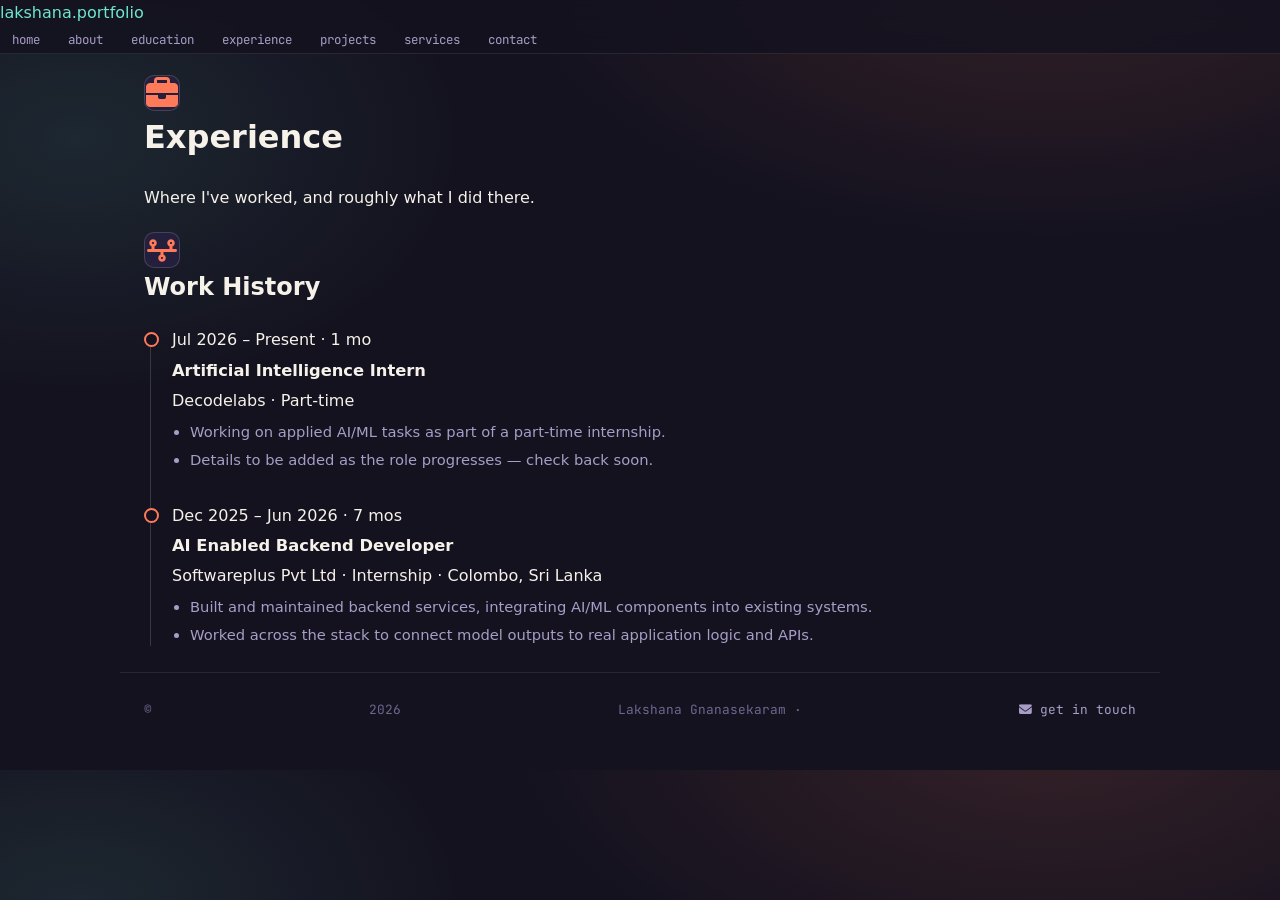
<file: Experience.html>
<!DOCTYPE html>
<html lang="en">
<head>
<meta charset="UTF-8">
<meta name="viewport" content="width=device-width, initial-scale=1.0">
<title>Experience | Lakshana Gnanasekaram</title>
<link rel="preconnect" href="https://fonts.googleapis.com">
<link href="https://fonts.googleapis.com/css2?family=Fraunces:opsz,wght@9..144,400;9..144,500;9..144,600&family=JetBrains+Mono:wght@400;500;600&family=Inter:wght@400;500;600&display=swap" rel="stylesheet">
<link rel="stylesheet" href="https://cdnjs.cloudflare.com/ajax/libs/font-awesome/6.4.0/css/all.min.css"/>
<link rel="icon" href="data:image/svg+xml,%3Csvg xmlns=%27http://www.w3.org/2000/svg%27 viewBox=%270 0 32 32%27%3E%3Crect width=%2732%27 height=%2732%27 rx=%277%27 fill=%27%2310141b%27/%3E%3Ctext x=%2716%27 y=%2722%27 font-family=%27monospace%27 font-size=%2716%27 fill=%27%23e3a83b%27 text-anchor=%27middle%27%3E%3E_%3C/text%3E%3C/svg%3E">
<link rel="stylesheet" href="style.css">
</head>
<body>

<header>
  <div class="tabbar">
    <div class="filetab"><span class="dot"></span> <a href="index.html">lakshana.portfolio</a></div>
    <button class="navToggle" aria-label="Toggle menu"><i class="fa-solid fa-bars"></i></button>
    <nav id="mainnav">
      <ul>
        <li><a href="index.html">home</a></li>
        <li><a href="about.html">about</a></li>
        <li><a href="education.html">education</a></li>
        <li><a href="experience.html">experience</a></li>
        <li><a href="projects.html">projects</a></li>
        
        <li><a href="services.html">services</a></li>
        <li><a href="contact.html">contact</a></li>
      </ul>
    </nav>
  </div>
</header>

<main>

<div class="page-title">
  <h1><span class="icon-badge"><i class="fa-solid fa-briefcase"></i></span> Experience</h1>
  <p>Where I've worked, and roughly what I did there.</p>
</div>

<section class="cell reveal">
  <div class="cell-inner">
    <div class="cell-head">
      <h2><span class="icon-badge"><i class="fa-solid fa-timeline"></i></span> Work History</h2>
    </div>

    <div class="timeline">
      <div class="tl-item">
        <div class="when">Jul 2026 – Present · 1 mo</div>
        <h3>Artificial Intelligence Intern</h3>
        <div class="org">Decodelabs · Part-time</div>
        <ul>
          <li>Working on applied AI/ML tasks as part of a part-time internship.</li>
          <li>Details to be added as the role progresses — check back soon.</li>
        </ul>
      </div>

      <div class="tl-item">
        <div class="when">Dec 2025 – Jun 2026 · 7 mos</div>
        <h3>AI Enabled Backend Developer</h3>
        <div class="org">Softwareplus Pvt Ltd · Internship · Colombo, Sri Lanka</div>
        <ul>
          <li>Built and maintained backend services, integrating AI/ML components into existing systems.</li>
          <li>Worked across the stack to connect model outputs to real application logic and APIs.</li>
        </ul>
      </div>
    </div>
  </div>
</section>

</main>

<footer>
  © <span id="year"></span> Lakshana Gnanasekaram · <a href="contact.html"><i class="fas fa-envelope"></i> get in touch</a>
</footer>

<div id="backToTop" aria-label="Back to top"><i class="fas fa-arrow-up"></i></div>
<script src="script.js"></script>
</body>
</html>
</file>
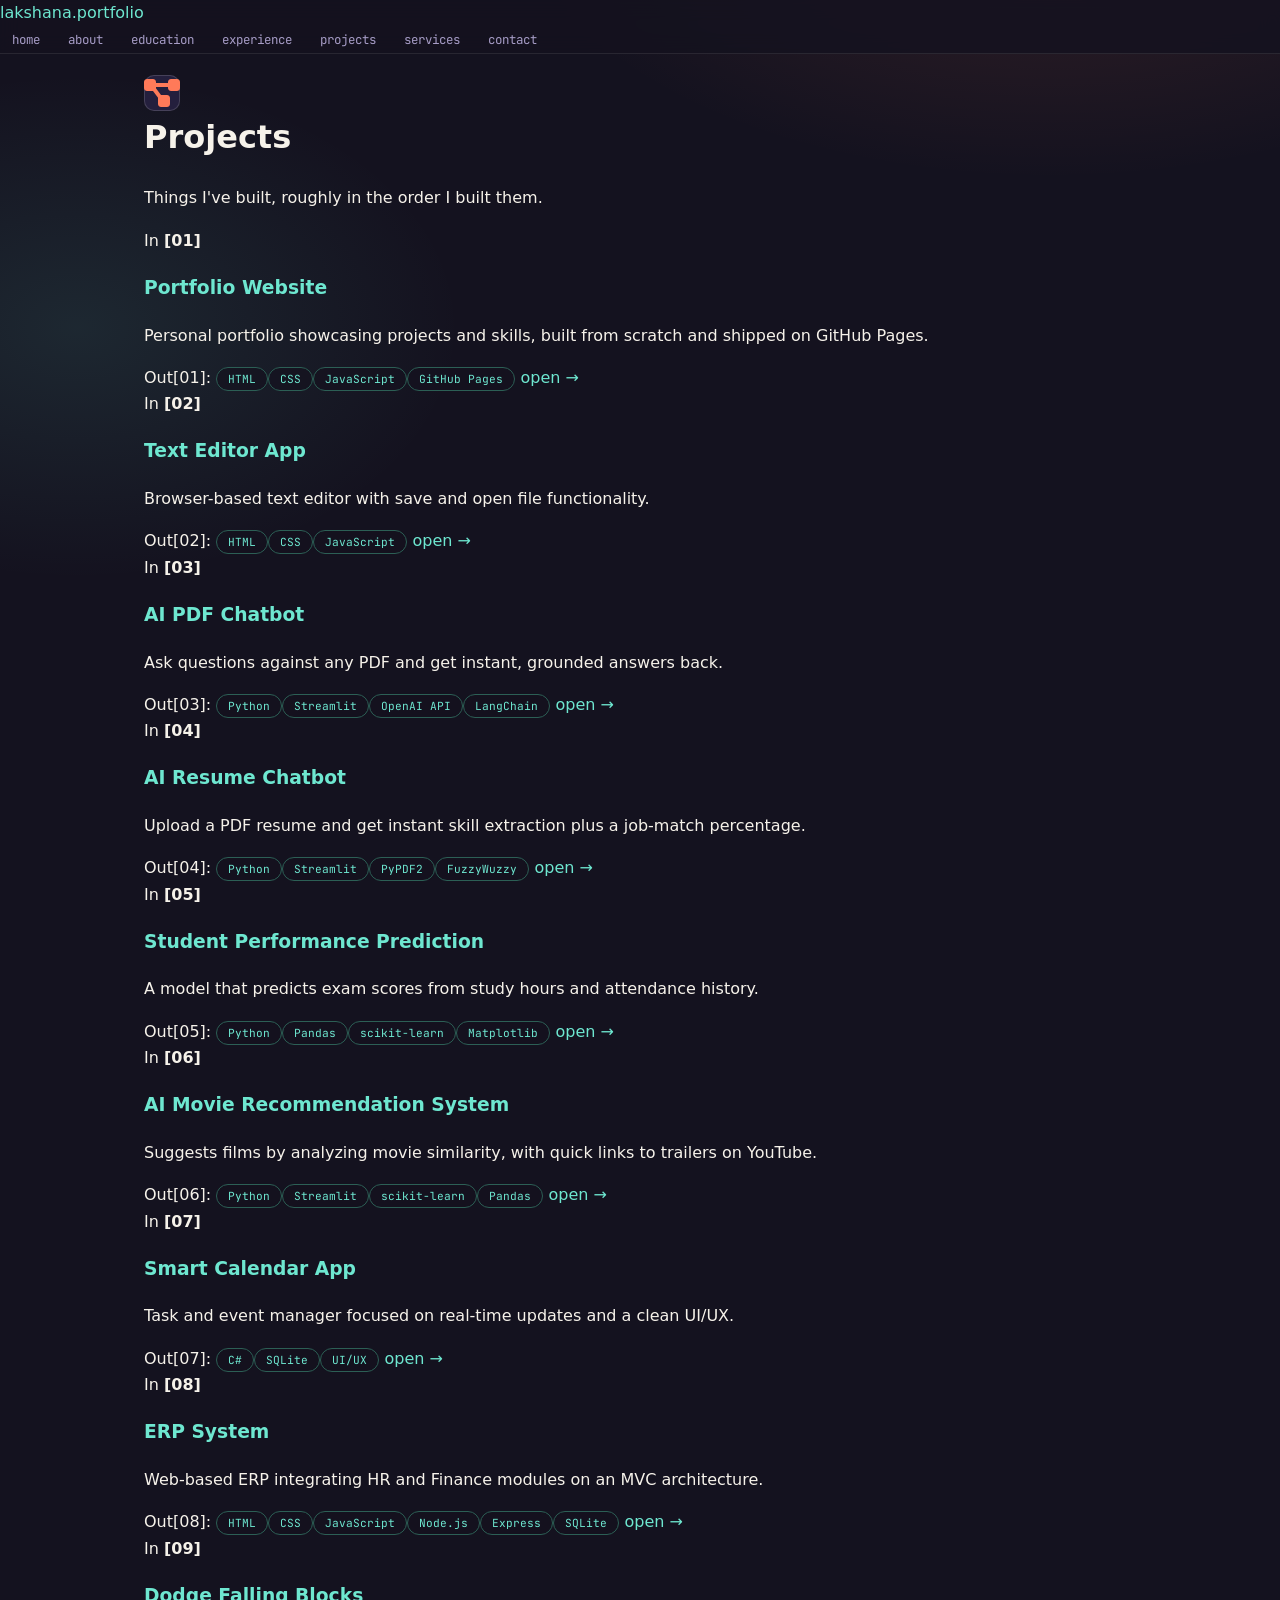
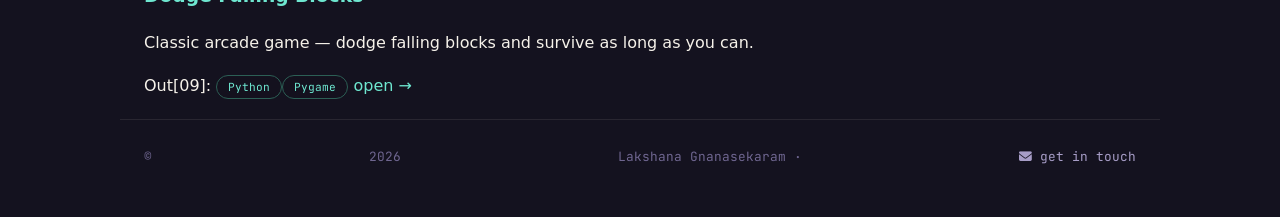
<file: Projects.html>
<!DOCTYPE html>
<html lang="en">
<head>
<meta charset="UTF-8">
<meta name="viewport" content="width=device-width, initial-scale=1.0">
<title>Projects | Lakshana Gnanasekaram</title>
<link rel="preconnect" href="https://fonts.googleapis.com">
<link href="https://fonts.googleapis.com/css2?family=Fraunces:opsz,wght@9..144,400;9..144,500;9..144,600&family=JetBrains+Mono:wght@400;500;600&family=Inter:wght@400;500;600&display=swap" rel="stylesheet">
<link rel="stylesheet" href="https://cdnjs.cloudflare.com/ajax/libs/font-awesome/6.4.0/css/all.min.css"/>
<link rel="icon" href="data:image/svg+xml,%3Csvg xmlns=%27http://www.w3.org/2000/svg%27 viewBox=%270 0 32 32%27%3E%3Crect width=%2732%27 height=%2732%27 rx=%277%27 fill=%27%2310141b%27/%3E%3Ctext x=%2716%27 y=%2722%27 font-family=%27monospace%27 font-size=%2716%27 fill=%27%23e3a83b%27 text-anchor=%27middle%27%3E%3E_%3C/text%3E%3C/svg%3E">
<link rel="stylesheet" href="style.css">
</head>
<body>

<header>
  <div class="tabbar">
    <div class="filetab"><span class="dot"></span> <a href="index.html">lakshana.portfolio</a></div>
    <button class="navToggle" aria-label="Toggle menu"><i class="fa-solid fa-bars"></i></button>
    <nav id="mainnav">
      <ul>
        <li><a href="index.html">home</a></li>
        <li><a href="about.html">about</a></li>
        <li><a href="education.html">education</a></li>
        <li><a href="experience.html">experience</a></li>
        <li><a href="projects.html">projects</a></li>
        
        <li><a href="services.html">services</a></li>
        <li><a href="contact.html">contact</a></li>
      </ul>
    </nav>
  </div>
</header>

<main>

<div class="page-title">
 
  <h1><span class="icon-badge"><i class="fa-solid fa-diagram-project"></i></span> Projects</h1>
  <p>Things I've built, roughly in the order I built them.</p>
</div>

<section class="cell reveal">
  <div class="cell-inner">

    <div class="project">
      <div class="in">In <b>[01]</b></div>
      <h3><a href="https://lu6-ux.github.io/My_Portfolio/" target="_blank" rel="noopener noreferrer">Portfolio Website</a></h3>
      <p class="desc">Personal portfolio showcasing projects and skills, built from scratch and shipped on GitHub Pages.</p>
      <div class="out">
        <span class="lbl">Out[01]:</span>
        <span class="chip">HTML</span><span class="chip">CSS</span><span class="chip">JavaScript</span><span class="chip">GitHub Pages</span>
        <a class="visit" href="https://lu6-ux.github.io/My_Portfolio/" target="_blank" rel="noopener noreferrer">open →</a>
      </div>
    </div>

    <div class="project">
      <div class="in">In <b>[02]</b></div>
      <h3><a href="https://lu6-ux.github.io/text-editor-Application/" target="_blank" rel="noopener noreferrer">Text Editor App</a></h3>
      <p class="desc">Browser-based text editor with save and open file functionality.</p>
      <div class="out">
        <span class="lbl">Out[02]:</span>
        <span class="chip">HTML</span><span class="chip">CSS</span><span class="chip">JavaScript</span>
        <a class="visit" href="https://lu6-ux.github.io/text-editor-Application/" target="_blank" rel="noopener noreferrer">open →</a>
      </div>
    </div>

    <div class="project">
      <div class="in">In <b>[03]</b></div>
      <h3><a href="https://myfirstrepo-gwfy7hyysmbgbisnbth7ku.streamlit.app/" target="_blank" rel="noopener noreferrer">AI PDF Chatbot</a></h3>
      <p class="desc">Ask questions against any PDF and get instant, grounded answers back.</p>
      <div class="out">
        <span class="lbl">Out[03]:</span>
        <span class="chip">Python</span><span class="chip">Streamlit</span><span class="chip">OpenAI API</span><span class="chip">LangChain</span>
        <a class="visit" href="https://myfirstrepo-gwfy7hyysmbgbisnbth7ku.streamlit.app/" target="_blank" rel="noopener noreferrer">open →</a>
      </div>
    </div>

    <div class="project">
      <div class="in">In <b>[04]</b></div>
      <h3><a href="https://airesumechatbot-kgp8vjr3ecqsmyipooubmm.streamlit.app/" target="_blank" rel="noopener noreferrer">AI Resume Chatbot</a></h3>
      <p class="desc">Upload a PDF resume and get instant skill extraction plus a job-match percentage.</p>
      <div class="out">
        <span class="lbl">Out[04]:</span>
        <span class="chip">Python</span><span class="chip">Streamlit</span><span class="chip">PyPDF2</span><span class="chip">FuzzyWuzzy</span>
        <a class="visit" href="https://airesumechatbot-kgp8vjr3ecqsmyipooubmm.streamlit.app/" target="_blank" rel="noopener noreferrer">open →</a>
      </div>
    </div>

    <div class="project">
      <div class="in">In <b>[05]</b></div>
      <h3><a href="https://lu6-ux.github.io/student-performance-prediction/" target="_blank" rel="noopener noreferrer">Student Performance Prediction</a></h3>
      <p class="desc">A model that predicts exam scores from study hours and attendance history.</p>
      <div class="out">
        <span class="lbl">Out[05]:</span>
        <span class="chip">Python</span><span class="chip">Pandas</span><span class="chip">scikit-learn</span><span class="chip">Matplotlib</span>
        <a class="visit" href="https://lu6-ux.github.io/student-performance-prediction/" target="_blank" rel="noopener noreferrer">open →</a>
      </div>
    </div>

    <div class="project">
      <div class="in">In <b>[06]</b></div>
      <h3><a href="https://movierecommender-gg69gbtsubbspnmxuppth4.streamlit.app/" target="_blank" rel="noopener noreferrer">AI Movie Recommendation System</a></h3>
      <p class="desc">Suggests films by analyzing movie similarity, with quick links to trailers on YouTube.</p>
      <div class="out">
        <span class="lbl">Out[06]:</span>
        <span class="chip">Python</span><span class="chip">Streamlit</span><span class="chip">scikit-learn</span><span class="chip">Pandas</span>
        <a class="visit" href="https://movierecommender-gg69gbtsubbspnmxuppth4.streamlit.app/" target="_blank" rel="noopener noreferrer">open →</a>
      </div>
    </div>

    <div class="project">
      <div class="in">In <b>[07]</b></div>
      <h3><a href="https://www.linkedin.com/feed/update/urn:li:activity:7391793202242150400/" target="_blank" rel="noopener noreferrer">Smart Calendar App</a></h3>
      <p class="desc">Task and event manager focused on real-time updates and a clean UI/UX.</p>
      <div class="out">
        <span class="lbl">Out[07]:</span>
        <span class="chip">C#</span><span class="chip">SQLite</span><span class="chip">UI/UX</span>
        <a class="visit" href="https://www.linkedin.com/feed/update/urn:li:activity:7391793202242150400/" target="_blank" rel="noopener noreferrer">open →</a>
      </div>
    </div>

    <div class="project">
      <div class="in">In <b>[08]</b></div>
      <h3><a href="https://github.com/lu6-ux/ERP_SYSTEM" target="_blank" rel="noopener noreferrer">ERP System</a></h3>
      <p class="desc">Web-based ERP integrating HR and Finance modules on an MVC architecture.</p>
      <div class="out">
        <span class="lbl">Out[08]:</span>
        <span class="chip">HTML</span><span class="chip">CSS</span><span class="chip">JavaScript</span><span class="chip">Node.js</span><span class="chip">Express</span><span class="chip">SQLite</span>
        <a class="visit" href="https://github.com/lu6-ux/ERP_SYSTEM" target="_blank" rel="noopener noreferrer">open →</a>
      </div>
    </div>

    <div class="project">
      <div class="in">In <b>[09]</b></div>
      <h3><a href="https://lu6-ux.github.io/game/" target="_blank" rel="noopener noreferrer">Dodge Falling Blocks</a></h3>
      <p class="desc">Classic arcade game — dodge falling blocks and survive as long as you can.</p>
      <div class="out">
        <span class="lbl">Out[09]:</span>
        <span class="chip">Python</span><span class="chip">Pygame</span>
        <a class="visit" href="https://www.linkedin.com/posts/lakshana-gnanasekaram_python-gamedevelopment-pygame-ugcPost-7439858325233754113-ZgUy/?utm_source=social_share_send&utm_medium=member_desktop_web&rcm=ACoAAFoMpG0BU0pncUwoutESN3R29PJapBeJh9s" target="_blank" rel="noopener noreferrer">open →</a>
      </div>
    </div>


    </div>

  </div>
</section>

</main>

<footer>
  © <span id="year"></span> Lakshana Gnanasekaram · <a href="contact.html"><i class="fas fa-envelope"></i> get in touch</a>
</footer>

<div id="backToTop" aria-label="Back to top"><i class="fas fa-arrow-up"></i></div>
<script src="script.js"></script>
</body>
</html>
</file>
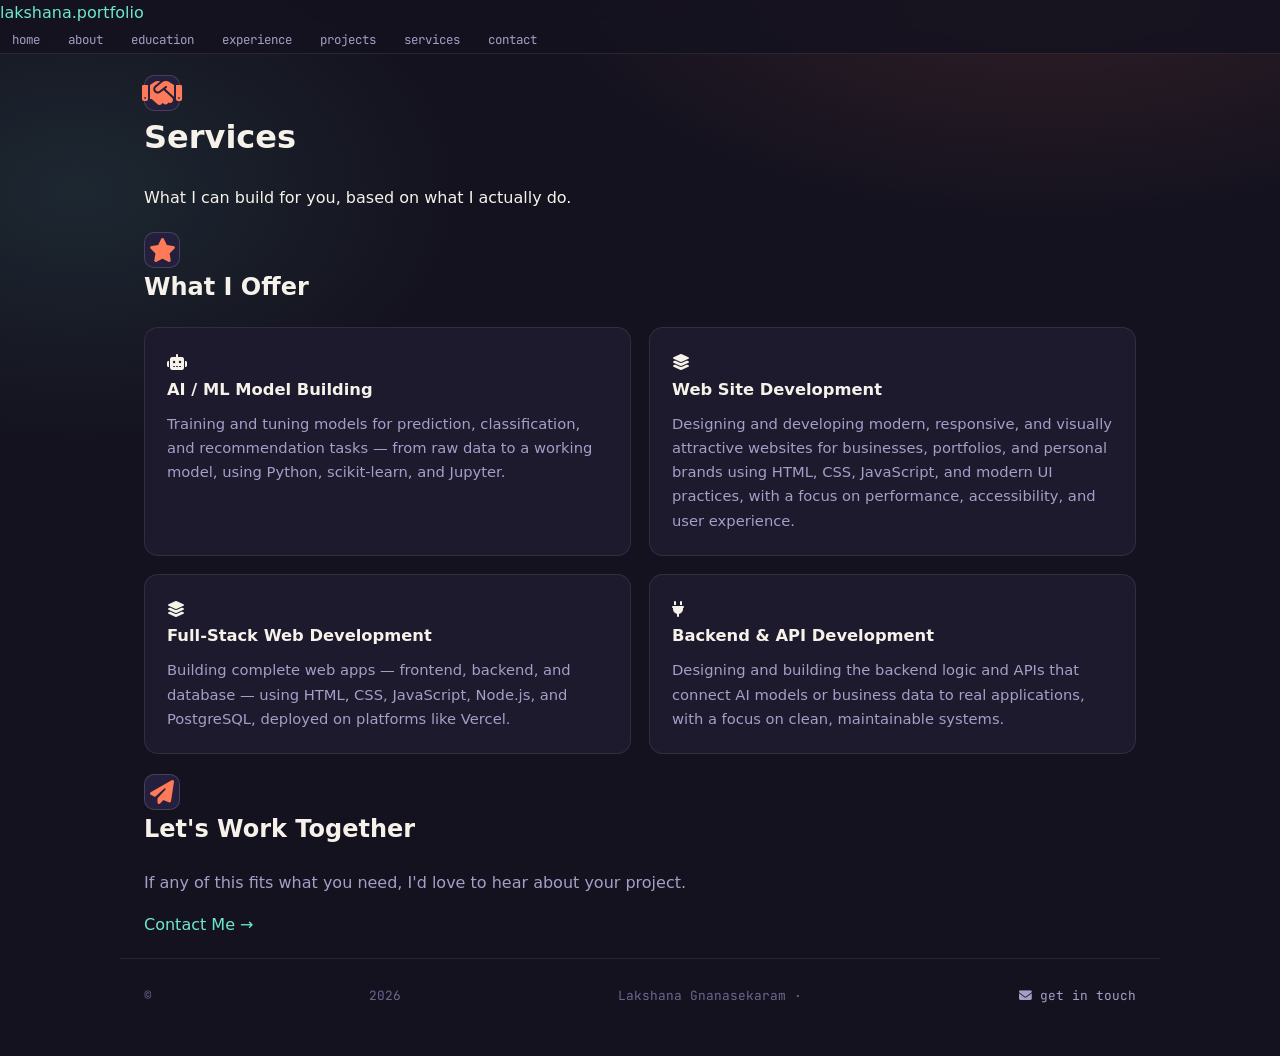
<file: Services.html>
<!DOCTYPE html>
<html lang="en">
<head>
<meta charset="UTF-8">
<meta name="viewport" content="width=device-width, initial-scale=1.0">
<title>Services | Lakshana Gnanasekaram</title>
<link rel="preconnect" href="https://fonts.googleapis.com">
<link href="https://fonts.googleapis.com/css2?family=Fraunces:opsz,wght@9..144,400;9..144,500;9..144,600&family=JetBrains+Mono:wght@400;500;600&family=Inter:wght@400;500;600&display=swap" rel="stylesheet">
<link rel="stylesheet" href="https://cdnjs.cloudflare.com/ajax/libs/font-awesome/6.4.0/css/all.min.css"/>
<link rel="icon" href="data:image/svg+xml,%3Csvg xmlns=%27http://www.w3.org/2000/svg%27 viewBox=%270 0 32 32%27%3E%3Crect width=%2732%27 height=%2732%27 rx=%277%27 fill=%27%2310141b%27/%3E%3Ctext x=%2716%27 y=%2722%27 font-family=%27monospace%27 font-size=%2716%27 fill=%27%23e3a83b%27 text-anchor=%27middle%27%3E%3E_%3C/text%3E%3C/svg%3E">
<link rel="stylesheet" href="style.css">
</head>
<body>

<header>
  <div class="tabbar">
    <div class="filetab"><span class="dot"></span> <a href="index.html">lakshana.portfolio</a></div>
    <button class="navToggle" aria-label="Toggle menu"><i class="fa-solid fa-bars"></i></button>
    <nav id="mainnav">
      <ul>
        <li><a href="index.html">home</a></li>
        <li><a href="about.html">about</a></li>
        <li><a href="education.html">education</a></li>
        <li><a href="experience.html">experience</a></li>
        <li><a href="projects.html">projects</a></li>
        <li><a href="services.html">services</a></li>
        <li><a href="contact.html">contact</a></li>
      </ul>
    </nav>
  </div>
</header>

<main>

<div class="page-title">

  <h1><span class="icon-badge"><i class="fa-solid fa-handshake"></i></span> Services</h1>
  <p>What I can build for you, based on what I actually do.</p>
</div>

<section class="cell reveal">
  <div class="cell-inner">
    <div class="cell-head">

      <h2><span class="icon-badge"><i class="fa-solid fa-star"></i></span> What I Offer</h2>
    </div>

    <div class="service-grid">
      <div class="service-card">
        <i class="fas fa-robot"></i>
        <h3>AI / ML Model Building</h3>
        <p>Training and tuning models for prediction, classification, and recommendation tasks — from raw data to a working model, using Python, scikit-learn, and Jupyter.</p>
      </div>
       <div class="service-card">
        <i class="fas fa-layer-group"></i>
        <h3>Web Site  Development</h3>
        <p>Designing and developing modern, responsive, and visually attractive websites for businesses, portfolios, and personal brands using HTML, CSS, JavaScript, and modern UI practices, with a focus on performance, accessibility, and user experience.</p>
      </div>

      <div class="service-card">
        <i class="fas fa-layer-group"></i>
        <h3>Full-Stack Web Development</h3>
        <p>Building complete web apps — frontend, backend, and database — using HTML, CSS, JavaScript, Node.js, and PostgreSQL, deployed on platforms like Vercel.</p>
      </div>

      <div class="service-card">
        <i class="fas fa-plug"></i>
        <h3>Backend &amp; API Development</h3>
        <p>Designing and building the backend logic and APIs that connect AI models or business data to real applications, with a focus on clean, maintainable systems.</p>
      </div>
      

    </div>
  </div>
</section>

<section class="cell reveal">
  <div class="cell-inner">
    <div class="cell-head">
      
      <h2><span class="icon-badge"><i class="fa-solid fa-paper-plane"></i></span> Let's Work Together</h2>
    </div>
    <p style="color:var(--muted); max-width:66ch;">If any of this fits what you need, I'd love to hear about your project.</p>
    <a href="contact.html" class="cv-button">Contact Me →</a>
  </div>
</section>

</main>

<footer>
  © <span id="year"></span> Lakshana Gnanasekaram · <a href="contact.html"><i class="fas fa-envelope"></i> get in touch</a>
</footer>

<div id="backToTop" aria-label="Back to top"><i class="fas fa-arrow-up"></i></div>
<script src="script.js"></script>
</body>
</html>
</file>
<file: style.css>
/* ============================================================
   TOKENS
   Deep aubergine base, warm coral primary accent, cool cyan
   secondary accent, sparing gold for highlights (certs/stars).
   ============================================================ */
:root{
  --bg: #14121f;
  --bg-2: #191627;
  --surface: #1d1a2e;
  --surface-2: #241f3d;
  --border: rgba(246,242,234,0.09);
  --border-strong: rgba(246,242,234,0.16);
  --ink: #f6f2ea;
  --muted: #a79dc7;
  --muted-dim: #6f6690;
  --coral: #ff7a59;
  --coral-dim: #7a3d2c;
  --cyan: #6ee7d0;
  --cyan-dim: #2c5f55;
  --gold: #f2c14e;

  --display: 'Fraunces', serif;
  --body: 'Sora', system-ui, sans-serif;
  --mono: 'JetBrains Mono', ui-monospace, monospace;

  --radius: 14px;
  --radius-sm: 8px;
  --max: 1040px;
}

*{ box-sizing: border-box; }
html{ scroll-behavior: smooth; }
@media (prefers-reduced-motion: reduce){
  html{ scroll-behavior: auto; }
  *{ animation-duration: 0.001ms !important; animation-iteration-count: 1 !important; transition-duration: 0.001ms !important; }
}

body{
  margin: 0;
  background:
    radial-gradient(ellipse 900px 480px at 82% -6%, rgba(255,122,89,0.14), transparent 60%),
    radial-gradient(ellipse 700px 460px at 6% 18%, rgba(110,231,208,0.10), transparent 55%),
    var(--bg);
  color: var(--ink);
  font-family: var(--body);
  line-height: 1.65;
  -webkit-font-smoothing: antialiased;
}
img{ max-width: 100%; display: block; }
a{ color: var(--cyan); text-decoration: none; }
a:hover{ color: var(--coral); }
:focus-visible{ outline: 2px solid var(--coral); outline-offset: 3px; border-radius: 4px; }
::selection{ background: var(--coral-dim); color: var(--ink); }

.skip-link{ position:absolute; left:-999px; top:0; background: var(--coral); color:#1a0f0a; padding:10px 16px; border-radius: 6px; z-index: 300; font-family: var(--mono); font-weight: 600; font-size: 0.85rem; }
.skip-link:focus{ left:12px; top:12px; }

.eyebrow{ font-family: var(--mono); font-size: 0.72rem; letter-spacing: 0.12em; text-transform: uppercase; color: var(--coral); display:inline-flex; align-items:center; gap: 8px; }
.eyebrow::before{ content:''; width: 16px; height: 1px; background: var(--coral); display:inline-block; }

/* ============================================================
   NAV
   ============================================================ */
header{ position: sticky; top: 0; z-index: 500; background: rgba(20,18,31,0.85); backdrop-filter: blur(10px); border-bottom: 1px solid var(--border); }
.navbar{ max-width: var(--max); margin: 0 auto; padding: 16px 24px; display:flex; align-items:center; justify-content: space-between; gap: 20px; }
.brand{ font-family: var(--display); font-weight: 600; font-size: 1.15rem; color: var(--ink); display:flex; align-items:center; gap: 10px; }
.brand .mark{ width: 10px; height: 10px; border-radius: 3px; background: linear-gradient(135deg, var(--coral), var(--cyan)); flex-shrink:0; }
nav#mainnav ul{ list-style:none; display:flex; gap: 4px; margin:0; padding:0; }
nav#mainnav a{ font-family: var(--mono); font-size: 0.78rem; color: var(--muted); padding: 8px 12px; border-radius: 999px; }
nav#mainnav a:hover{ color: var(--ink); background: var(--surface); }
nav#mainnav a.active{ color: var(--bg); background: var(--coral); }
.navToggle{ display:none; background: var(--surface); border:1px solid var(--border); color: var(--ink); border-radius: 8px; padding: 8px 12px; font-family: var(--mono); }
@media(max-width: 820px){
  .navToggle{ display:block; }
  nav#mainnav ul{ display:none; flex-direction:column; position:absolute; right:20px; top:64px; background: var(--surface); border:1px solid var(--border); border-radius:12px; padding:8px; min-width:190px; box-shadow: 0 24px 50px rgba(0,0,0,0.5); }
  nav#mainnav ul.open{ display:flex; }
  nav#mainnav a{ display:block; }
}

/* ============================================================
   HERO — signature element: connection canvas + live request card
   ============================================================ */
.hero{ max-width: var(--max); margin: 0 auto; padding: 76px 24px 40px; position: relative; }
.hero-grid{ display:grid; grid-template-columns: 1.15fr 0.85fr; gap: 48px; align-items:center; position: relative; z-index: 2; }
@media(max-width: 860px){ .hero-grid{ grid-template-columns: 1fr; } }

.hero h1{ font-family: var(--display); font-weight: 600; font-size: clamp(2.4rem, 5vw, 3.4rem); line-height: 1.08; margin: 14px 0 16px; color: var(--ink); }
.hero h1 em{ font-style: italic; color: var(--coral); }
.hero .lede{ color: var(--muted); font-size: 1.05rem; max-width: 52ch; margin: 0 0 12px; }
.hero .lede b{ color: var(--ink); font-weight: 600; }
.btn-row{ display:flex; gap: 14px; flex-wrap:wrap; margin: 26px 0 18px; }
.btn{ font-family: var(--mono); font-size: 0.84rem; padding: 12px 20px; border-radius: 999px; border: 1px solid var(--border-strong); color: var(--ink); display:inline-block; transition: transform .18s ease, border-color .18s ease, background .18s ease, color .18s ease; }
.btn:hover{ transform: translateY(-2px); border-color: var(--coral); color: var(--coral); }
.btn.primary{ background: var(--coral); border-color: var(--coral); color: #1a0f0a; font-weight: 600; }
.btn.primary:hover{ color:#1a0f0a; filter: brightness(1.08); box-shadow: 0 14px 30px -10px rgba(255,122,89,0.55); }
.social-row{ display:flex; gap: 20px; font-family: var(--mono); font-size: 0.85rem; margin-top: 4px; }
.social-row a{ display:inline-flex; align-items:center; gap: 8px; }
.social-row .icon{ width: 18px; height: 18px; flex-shrink:0; color: var(--muted); transition: color .18s ease, transform .18s ease; }
.social-row a:hover .icon{ color: var(--coral); transform: translateY(-2px); }

.hero-visual{ position: relative; height: 360px; }
.hero-visual canvas{ position:absolute; inset:0; width:100%; height:100%; }
.hero-portrait{ position:absolute; left:50%; top:50%; transform: translate(-50%,-50%); z-index:2; display:flex; flex-direction:column; align-items:center; gap: 14px; }
.hero-portrait::before{ content:''; position:absolute; inset:-18px; border-radius:50%; background: conic-gradient(from 120deg, var(--coral), var(--cyan), var(--coral)); filter: blur(26px); opacity:0.32; z-index:-1; }
.avatar{ width: 168px; height: 168px; border-radius: 50%; object-fit: cover; border: 3px solid var(--bg); box-shadow: 0 0 0 2px var(--border-strong); }
.chip-row{ display:flex; gap:8px; flex-wrap:wrap; justify-content:center; }
.chip{ font-family: var(--mono); font-size: 0.7rem; color: var(--cyan); border: 1px solid var(--cyan-dim); border-radius: 999px; padding: 4px 11px; background: rgba(20,18,31,0.7); }


@media(max-width: 640px){ .hero-visual{ height: 280px; } }

/* ============================================================
   STATS
   ============================================================ */
.stats{ max-width: var(--max); margin: 30px auto 10px; padding: 0 24px; display:flex; gap: 16px; flex-wrap:wrap; position:relative; z-index:2; }
.stat-box{ flex: 1 1 160px; background: var(--surface); border: 1px solid var(--border); border-radius: var(--radius); padding: 20px 22px; transition: transform .2s ease, border-color .2s ease; }
.stat-box:hover{ transform: translateY(-4px); border-color: var(--border-strong); }
.stat-box b{ display:block; font-family: var(--display); font-size: 2.1rem; color: var(--ink); }
.stat-box span{ font-family: var(--mono); font-size: 0.76rem; color: var(--muted); }

/* ============================================================
   SECTIONS
   ============================================================ */
main{ max-width: var(--max); margin: 0 auto; padding: 0 24px; }
section.block{ padding: 64px 0; border-top: 1px solid var(--border); scroll-margin-top: 88px; }
section.block:first-of-type{ border-top: none; }
.block-head{ display:flex; align-items:flex-end; justify-content: space-between; gap: 20px; flex-wrap: wrap; margin-bottom: 30px; }
.block-head h2{ font-family: var(--display); font-weight: 600; font-size: 1.9rem; margin: 8px 0 0; color: var(--ink); display:flex; align-items:center; gap: 12px; }
.icon-badge{ width: 36px; height: 36px; border-radius: 10px; background: var(--surface-2); border: 1px solid var(--border-strong); display:flex; align-items:center; justify-content:center; color: var(--coral); flex-shrink:0; }
.block-lede{ color: var(--muted); max-width: 50ch; margin: 0; }

.reveal{ opacity:0; transform: translateY(18px); transition: opacity .6s ease, transform .6s ease; }
.reveal.visible{ opacity:1; transform:none; }

/* ---------- About ---------- */
.about-grid{ display:grid; grid-template-columns: 1.3fr 1fr; gap: 40px; align-items:start; }
@media(max-width:820px){ .about-grid{ grid-template-columns:1fr; } }
.about-copy p{ color: var(--muted); margin: 0 0 14px; }
.facts{ list-style:none; padding:0; margin: 18px 0 0; display:grid; gap: 10px; }
.facts li{ font-family: var(--mono); font-size: 0.84rem; color: var(--muted); }
.facts b{ color: var(--ink); font-weight: 600; }

.toolkit h3{ font-family: var(--mono); font-size: 0.76rem; text-transform: uppercase; letter-spacing: 0.1em; color: var(--muted-dim); margin: 0 0 12px; }
.tool-group{ margin-bottom: 18px; }
.tool-group:last-child{ margin-bottom:0; }
.tag-row{ display:flex; flex-wrap:wrap; gap:8px; }
.tag{ font-family: var(--mono); font-size: 0.76rem; color: var(--ink); background: var(--surface); border: 1px solid var(--border); padding: 6px 12px; border-radius: 999px; transition: transform .15s ease, border-color .15s ease; }
.tag:hover{ transform: translateY(-2px); border-color: var(--coral-dim); }

/* ---------- Timeline (education / experience) ---------- */
.timeline{ position:relative; padding-left: 28px; display:grid; gap: 26px; }
.timeline::before{ content:''; position:absolute; left:6px; top:6px; bottom:6px; width:1px; background: var(--border-strong); }
.tl-item{ position:relative; }
.tl-item::before{ content:''; position:absolute; left:-28px; top:5px; width:11px; height:11px; border-radius:50%; background: var(--bg); border: 2px solid var(--coral); }
.tl-date{ font-family: var(--mono); font-size: 0.74rem; color: var(--coral); }
.tl-item h3{ font-family: var(--body); font-weight: 600; font-size: 1.02rem; margin: 4px 0 3px; color: var(--ink); }
.tl-org{ font-family: var(--mono); font-size: 0.8rem; color: var(--cyan); margin-bottom: 8px; }
.tl-item ul{ margin: 6px 0 0; padding-left: 18px; color: var(--muted); font-size: 0.92rem; }
.tl-item ul li{ margin-bottom: 4px; }

.cert-list{ list-style:none; padding:0; margin: 16px 0 0; display:grid; gap: 10px; }
.cert-list li{ background: var(--surface); border: 1px solid var(--border); border-radius: var(--radius-sm); padding: 12px 16px; font-size: 0.9rem; color: var(--muted); transition: transform .15s ease; }
.cert-list li:hover{ transform: translateX(4px); }
.cert-list b{ display:block; color: var(--ink); font-weight: 600; font-size: 0.92rem; }

/* ---------- Projects ---------- */
.project-grid{ display:grid; grid-template-columns: repeat(auto-fit, minmax(270px,1fr)); gap: 20px; }
.project-card{ position: relative; background: var(--surface); border: 1px solid var(--border); border-radius: var(--radius); padding: 24px 22px 20px; display:flex; flex-direction:column; overflow:hidden; transition: transform .25s ease, box-shadow .25s ease, border-color .25s ease; }
.project-card::before{ content:''; position:absolute; top:0; left:0; right:0; height:3px; background: var(--accent, var(--coral)); }
.project-card:hover{ transform: translateY(-6px); border-color: var(--border-strong); box-shadow: 0 22px 44px -18px rgba(0,0,0,0.55); }
.project-card h3{ font-size: 1.02rem; margin: 4px 0 8px; color: var(--ink); }
.project-card h3 a{ color: var(--ink); }
.project-card h3 a:hover{ color: var(--accent, var(--coral)); }
.project-card p{ color: var(--muted); font-size: 0.9rem; margin: 0 0 16px; flex-grow:1; }
.stack-tags{ display:flex; flex-wrap:wrap; gap:6px; margin-bottom: 14px; }
.stack-tags span{ font-family: var(--mono); font-size: 0.68rem; color: var(--muted); background: var(--surface-2); border: 1px solid var(--border); padding: 3px 9px; border-radius: 5px; }
.open-link{ font-family: var(--mono); font-size: 0.78rem; color: var(--accent, var(--coral)); border-top: 1px solid var(--border); padding-top: 12px; }
.open-link:hover{ color: var(--ink); }

/* ---------- Services ---------- */
.service-grid{ display:grid; grid-template-columns: 1fr 1fr; gap: 18px; }
@media(max-width:680px){ .service-grid{ grid-template-columns:1fr; } }
.service-card{ background: var(--surface); border: 1px solid var(--border); border-radius: var(--radius); padding: 22px; transition: transform .2s ease, border-color .2s ease; }
.service-card:hover{ transform: translateY(-4px); border-color: var(--border-strong); }
.service-card .icon-badge{ margin-bottom: 12px; }
.service-card h3{ margin: 0 0 8px; font-size: 1.02rem; color: var(--ink); }
.service-card p{ color: var(--muted); font-size: 0.92rem; margin: 0; }

/* ---------- Contact ---------- */
.contact-grid{ display:grid; grid-template-columns: 1fr 1.15fr; gap: 40px; }
@media(max-width: 760px){ .contact-grid{ grid-template-columns:1fr; } }
.contact-info{ display:grid; gap: 16px; align-content:start; }
.contact-info .label{ font-family: var(--mono); font-size: 0.7rem; text-transform: uppercase; letter-spacing: 0.1em; color: var(--muted-dim); }
.contact-info a, .contact-info span{ font-size: 1rem; }
form{ display:grid; gap: 14px; }
label{ font-family: var(--mono); font-size: 0.76rem; color: var(--muted); }
input, textarea{ width:100%; background: var(--surface); border: 1px solid var(--border); color: var(--ink); border-radius: var(--radius-sm); padding: 12px 14px; font-family: var(--body); font-size: 0.94rem; }
input:focus, textarea:focus{ outline:none; border-color: var(--coral); }
textarea{ resize: vertical; min-height: 110px; }
.form-status{ font-family: var(--mono); font-size: 0.8rem; color: var(--cyan); min-height: 1.2em; }

footer{ max-width: var(--max); margin: 20px auto 0; padding: 26px 24px 50px; border-top: 1px solid var(--border); font-family: var(--mono); font-size: 0.8rem; color: var(--muted-dim); display:flex; justify-content:space-between; flex-wrap:wrap; gap: 10px; }
footer a{ color: var(--muted); }
.footer-links{ display:flex; align-items:center; gap: 18px; }
.footer-links a{ display:inline-flex; align-items:center; gap: 6px; }
.footer-links .icon{ width: 15px; height: 15px; flex-shrink:0; color: var(--muted-dim); transition: color .18s ease; }
.footer-links a:hover .icon{ color: var(--coral); }

#backToTop{ position:fixed; bottom: 26px; right: 26px; width:44px; height:44px; display:none; align-items:center; justify-content:center; background: var(--surface); border: 1px solid var(--border-strong); color: var(--coral); border-radius: 50%; cursor:pointer; z-index: 400; box-shadow: 0 14px 30px rgba(0,0,0,0.4); }
#backToTop:hover{ border-color: var(--coral); }

@media(max-width: 640px){
  .hero{ padding: 56px 20px 30px; }
  section.block{ padding: 46px 0; }
}
</file>
